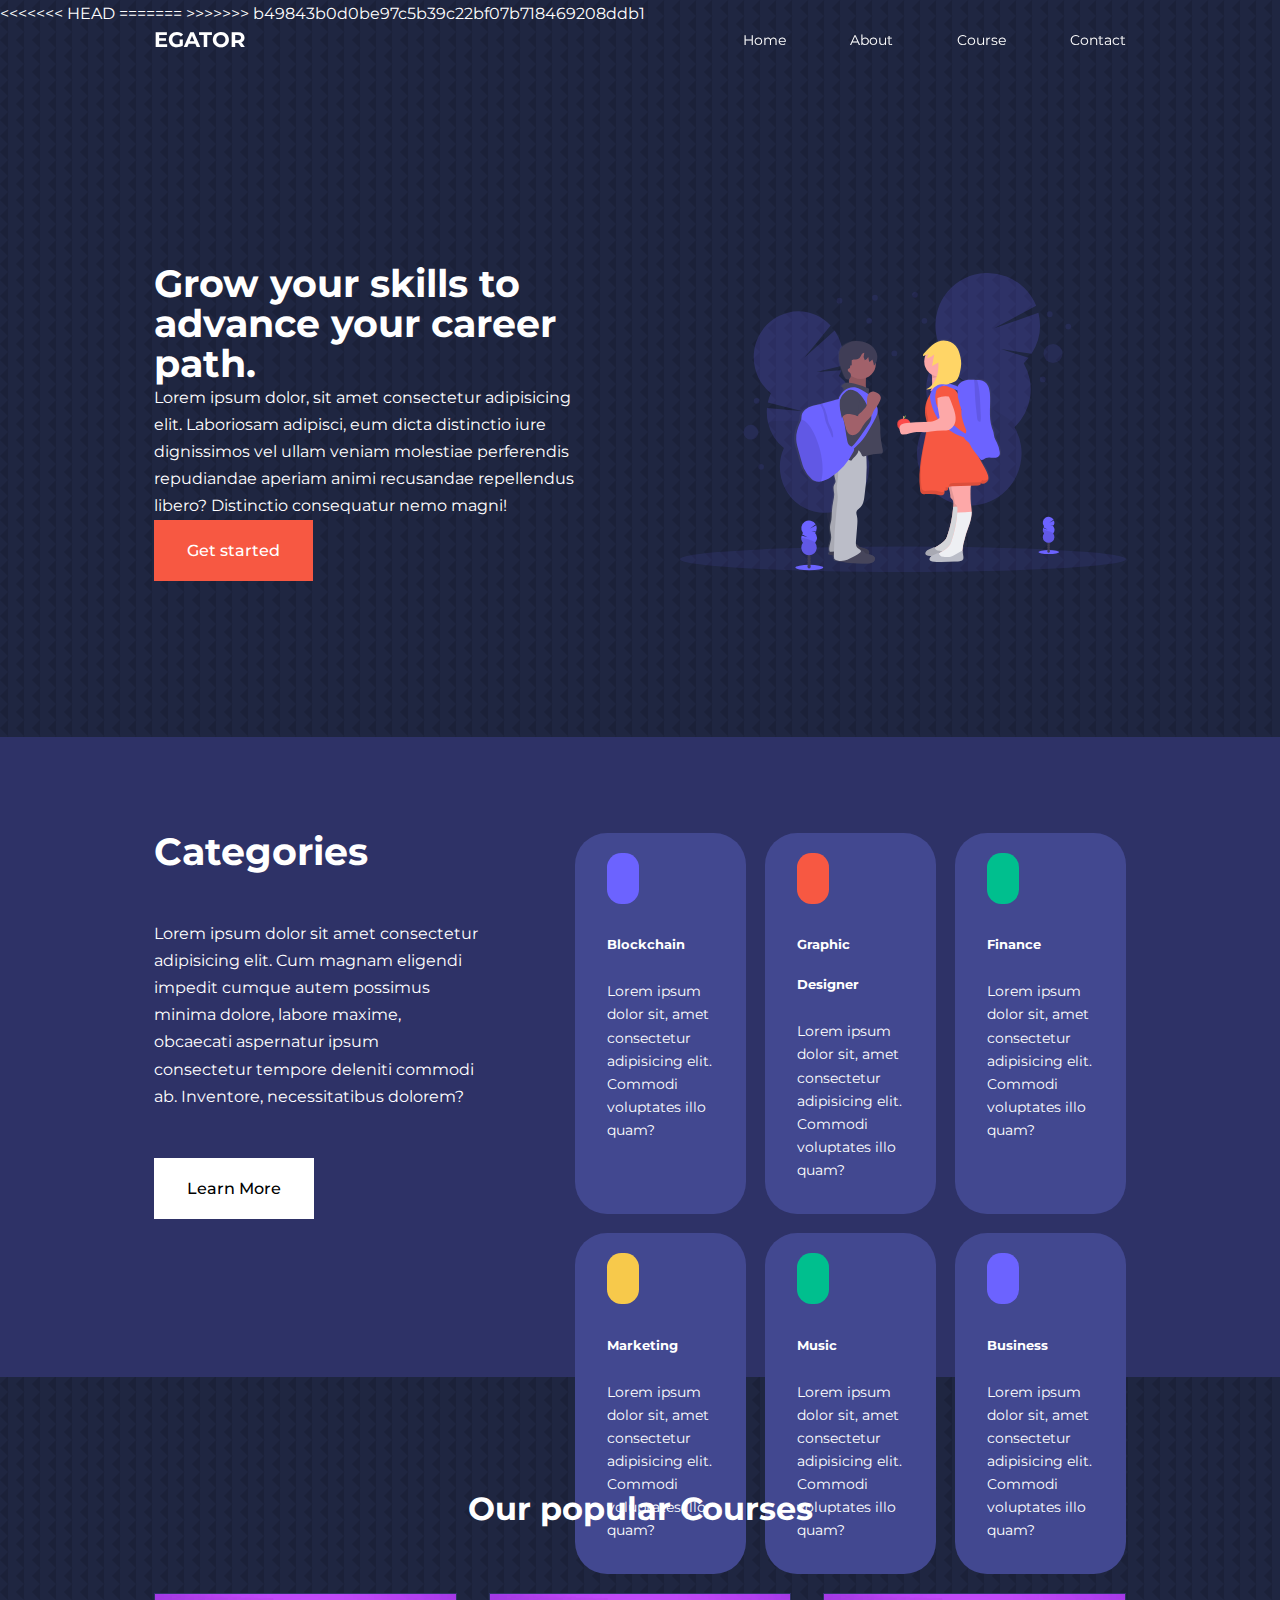
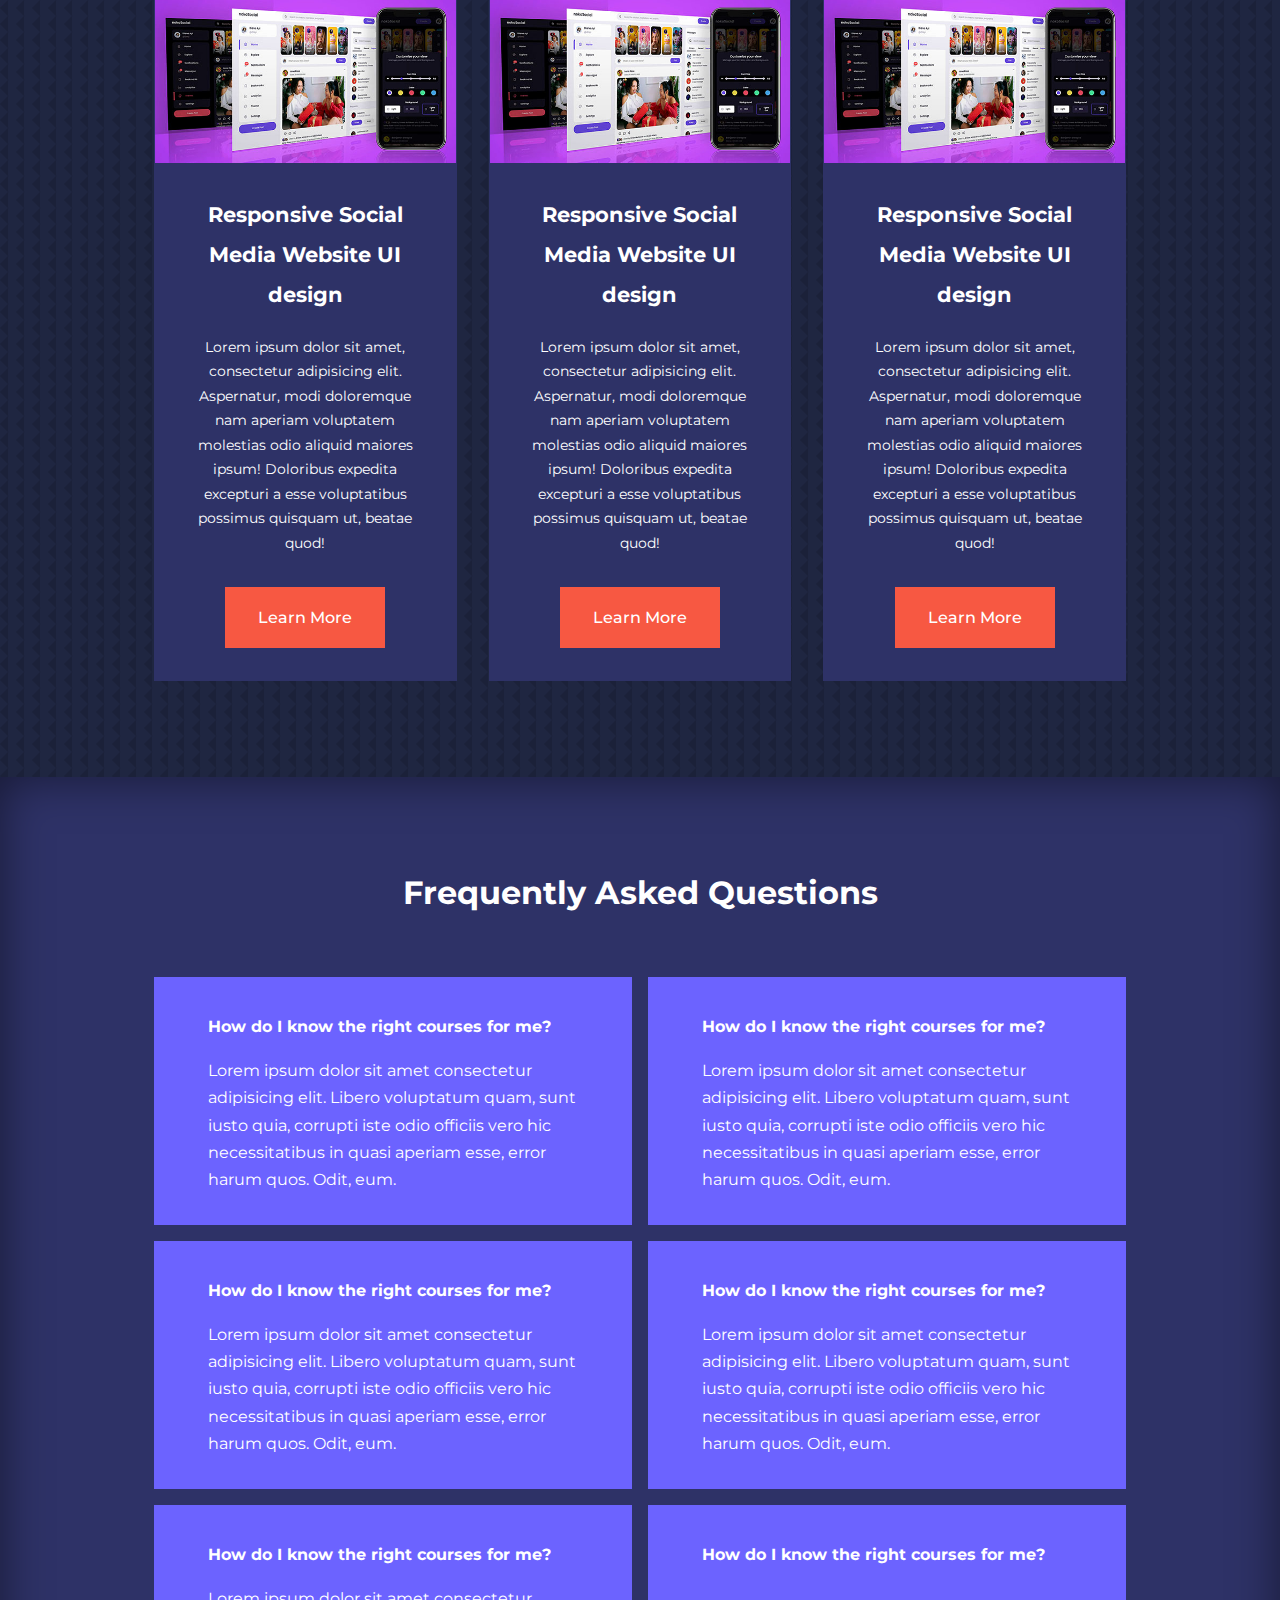
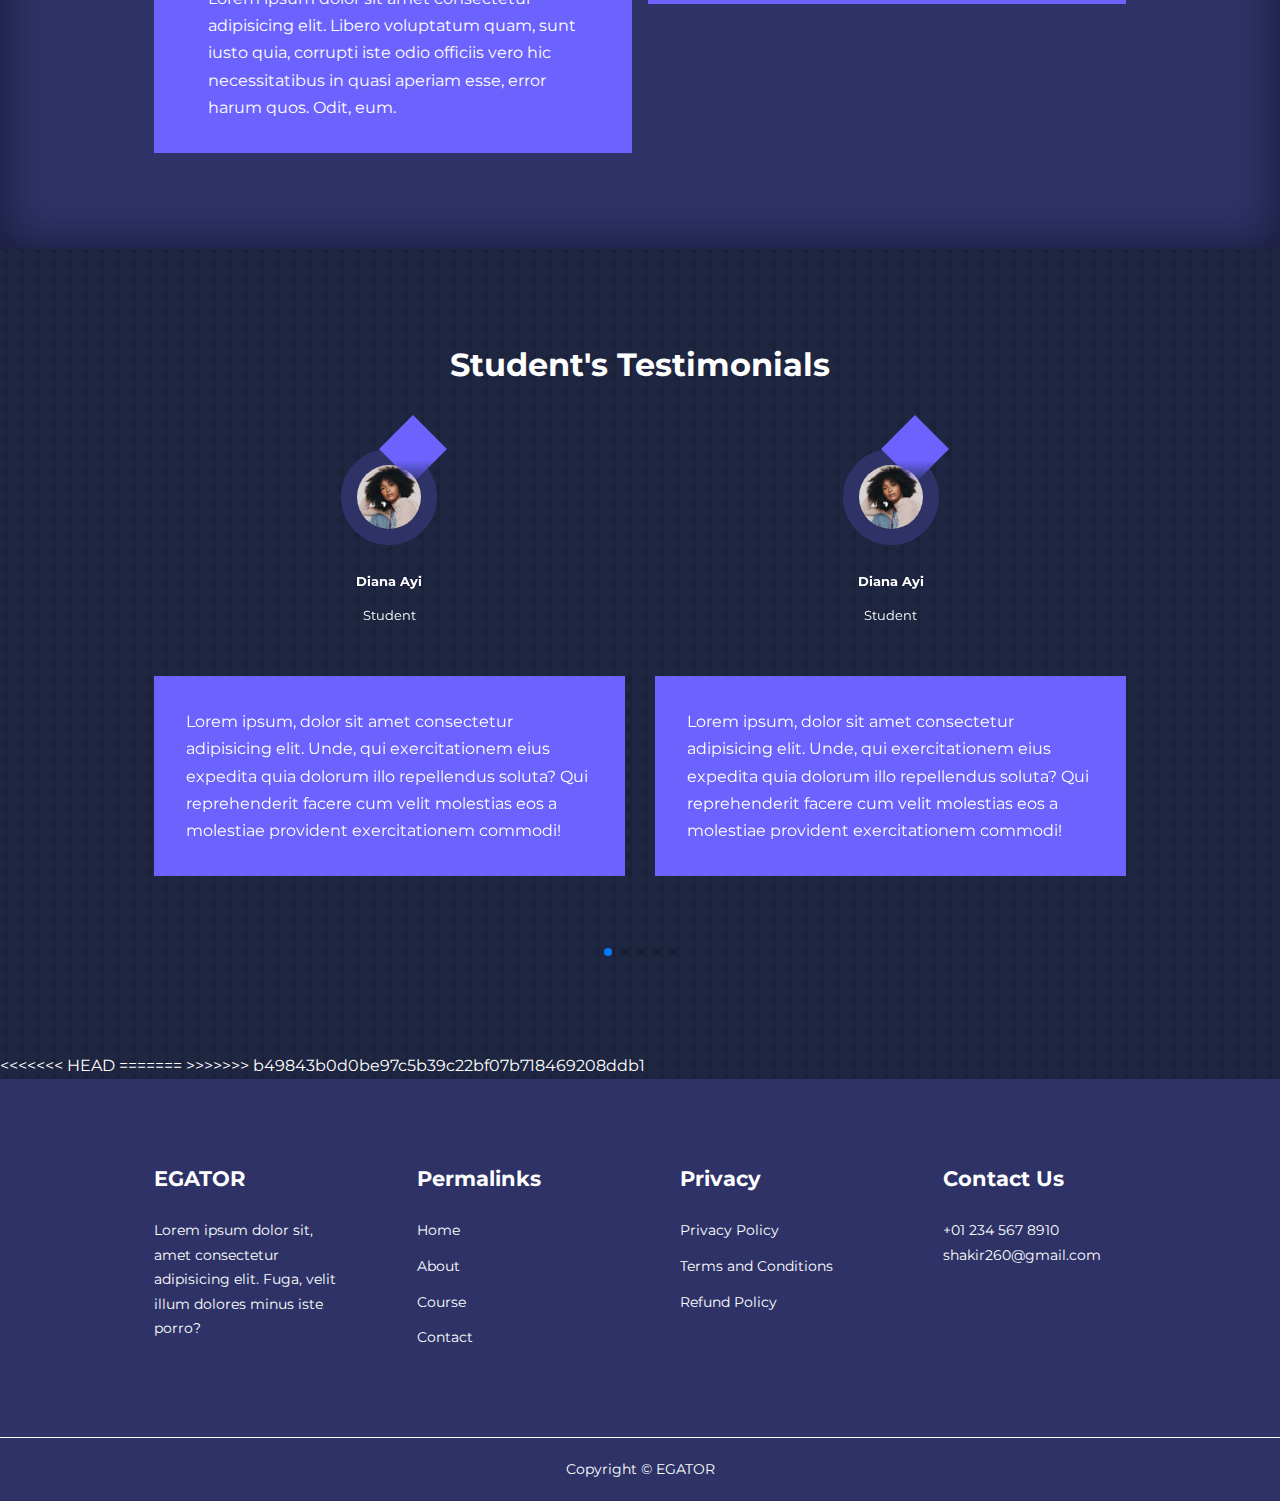
<file: index.html>
<!DOCTYPE html>
<html lang="en">

<head>
    <meta charset="UTF-8" />
    <meta http-equiv="X-UA-Compatible" content="IE=edge" />
    <meta name="viewport" content="width=device-width, initial-scale=1.0" />
    <title>Education</title>
    <link rel="stylesheet" href="./css/style.css" />
    <link rel="stylesheet" href="./css/courses.css">
    <!---ICONCOUT CDN-->
    <link rel="stylesheet" href="https://unicons.iconscout.com/release/v4.0.8/css/line.css" />
    <!-- GOOGLE FONT (MONTSERRAT)-->
    <link rel="preconnect" href="https://fonts.googleapis.com" />
    <link rel="preconnect" href="https://fonts.gstatic.com" crossorigin />
    <link href="https://fonts.googleapis.com/css2?family=DM+Sans&family=Montserrat:wght@300;400;500;600;700;800;900&display=swap" rel="stylesheet" />
    <!--SWIPER JS-->
    <link rel="stylesheet" href="https://cdn.jsdelivr.net/npm/swiper@9/swiper-bundle.min.css" />
    <<<<<<< HEAD <style>
        body { background-image: url(./images/bg-texture.png); }
        </style>
        ======= >>>>>>> b49843b0d0be97c5b39c22bf07b718469208ddb1
</head>

<body>
    <!-- START NAVBAR -->
    <nav>
        <div class="container nav__container">
            <a href="index.html">
                <h4>EGATOR</h4>
            </a>
            <ul class="nav__menu">
                <li>
                    <a href="index.html">Home</a>
                </li>
                <li>
                    <a href="about.html">About</a>
                </li>
                <li>
                    <a href="courses.html">Course</a>
                </li>
                <li>
                    <a href="contact.html">Contact</a>
                </li>
            </ul>
            <button id="open-menu-btn"><i class="uil uil-bars"></i></button>
            <button id="close-menu-btn"><i class="uil uil-multiply"></i></button>

        </div>
    </nav>
    <!--END NAVBAR-->

    <header>
        <div class="container header__container">
            <div class="header__left">
                <h1>Grow your skills to advance your career path.</h1>
                <p>
                    Lorem ipsum dolor, sit amet consectetur adipisicing elit. Laboriosam adipisci, eum dicta distinctio iure dignissimos vel ullam veniam molestiae perferendis repudiandae aperiam animi recusandae repellendus libero? Distinctio consequatur nemo magni!
                </p>
                <a href="courses.html" class="btn btn-primary">Get started</a>
            </div>
            <div class="header__right">
                <div class="header__right-image">
                    <img src="./images/header.svg" />
                </div>
            </div>
        </div>
    </header>
    <!--END HEADER-->
    <section class="categories">
        <div class="container categories__container">
            <div class="categories__left">
                <h1>Categories</h1>
                <p>
                    Lorem ipsum dolor sit amet consectetur adipisicing elit. Cum magnam eligendi impedit cumque autem possimus minima dolore, labore maxime, obcaecati aspernatur ipsum consectetur tempore deleniti commodi ab. Inventore, necessitatibus dolorem?
                </p>
                <a href="#" class="btn">Learn More</a>
            </div>
            <div class="categories__right">
                <article class="category">
                    <span class="category__icon"><i class="uil uil-bitcoin-circle"></i></span>
                    <h5>Blockchain</h5>
                    <p>
                        Lorem ipsum dolor sit, amet consectetur adipisicing elit. Commodi voluptates illo quam?
                    </p>
                </article>

                <article class="category">
                    <span class="category__icon"><i class="uil uil-palette"></i></span>
                    <h5>Graphic Designer</h5>
                    <p>
                        Lorem ipsum dolor sit, amet consectetur adipisicing elit. Commodi voluptates illo quam?
                    </p>
                    </span>
                </article>

                <article class="category">
                    <span class="category__icon"><i class="uil uil-usd-circle"></i></span>
                    <h5>Finance</h5>
                    <p>
                        Lorem ipsum dolor sit, amet consectetur adipisicing elit. Commodi voluptates illo quam?
                    </p>
                </article>

                <article class="category">
                    <span class="category__icon"><i class="uil uil-megaphone"></i></span>
                    <h5>Marketing</h5>
                    <p>
                        Lorem ipsum dolor sit, amet consectetur adipisicing elit. Commodi voluptates illo quam?
                    </p>
                </article>

                <article class="category">
                    <span class="category__icon"><i class="uil uil-music"></i></span>
                    <h5>Music</h5>
                    <p>
                        Lorem ipsum dolor sit, amet consectetur adipisicing elit. Commodi voluptates illo quam?
                    </p>
                </article>

                <article class="category">
                    <span class="category__icon"><i class="uil uil-puzzle-piece"></i
            ></span>
                    <h5>Business</h5>
                    <p>
                        Lorem ipsum dolor sit, amet consectetur adipisicing elit. Commodi voluptates illo quam?
                    </p>
                </article>
            </div>
        </div>
    </section>
    <!--END CATEGOIES-->
    <section class="courses">
        <h2>Our popular Courses</h2>
        <div class="container courses__container">
            <article class="course">
                <div class="course__image"><img src="./images/course1.jpg" alt=""></div>
                <div class="course__info">
                    <h4>Responsive Social Media Website UI design</h4>
                    <p>Lorem ipsum dolor sit amet, consectetur adipisicing elit. Aspernatur, modi doloremque nam aperiam voluptatem molestias odio aliquid maiores ipsum! Doloribus expedita excepturi a esse voluptatibus possimus quisquam ut, beatae quod!</p>
                    <a href="courses.html" class="btn btn-primary">Learn More</a></div>
            </article>

            <article class="course">
                <div class="course__image"><img src="./images/course1.jpg" alt=""></div>
                <div class="course__info">
                    <h4>Responsive Social Media Website UI design</h4>
                    <p>Lorem ipsum dolor sit amet, consectetur adipisicing elit. Aspernatur, modi doloremque nam aperiam voluptatem molestias odio aliquid maiores ipsum! Doloribus expedita excepturi a esse voluptatibus possimus quisquam ut, beatae quod!</p>
                    <a href="courses.html" class="btn btn-primary">Learn More</a></div>
            </article>

            <article class="course">
                <div class="course__image"><img src="./images/course1.jpg" alt=""></div>
                <div class="course__info">
                    <h4>Responsive Social Media Website UI design</h4>
                    <p>Lorem ipsum dolor sit amet, consectetur adipisicing elit. Aspernatur, modi doloremque nam aperiam voluptatem molestias odio aliquid maiores ipsum! Doloribus expedita excepturi a esse voluptatibus possimus quisquam ut, beatae quod!</p>
                    <a href="courses.html" class="btn btn-primary">Learn More</a></div>
            </article>

        </div>
    </section>

    <!---END COURSE-->
    <section class="faqs">
        <h2>Frequently Asked Questions </h2>
        <div class="container faqs__container">
            <article class="faq open">
                <div class="faq__icon"><i class="uil uil-plus"></i></div>
                <div class="question__answer">
                    <h4>How do I know the right courses for me?</h4>
                    <p>Lorem ipsum dolor sit amet consectetur adipisicing elit. Libero voluptatum quam, sunt iusto quia, corrupti iste odio officiis vero hic necessitatibus in quasi aperiam esse, error harum quos. Odit, eum.</p>
                </div>
            </article>

            <article class="faq open">
                <div class="faq__icon"><i class="uil uil-plus"></i></div>
                <div class="question__answer">
                    <h4>How do I know the right courses for me?</h4>
                    <p>Lorem ipsum dolor sit amet consectetur adipisicing elit. Libero voluptatum quam, sunt iusto quia, corrupti iste odio officiis vero hic necessitatibus in quasi aperiam esse, error harum quos. Odit, eum.</p>
                </div>
            </article>

            <article class="faq open">
                <div class="faq__icon"><i class="uil uil-plus"></i></div>
                <div class="question__answer">
                    <h4>How do I know the right courses for me?</h4>
                    <p>Lorem ipsum dolor sit amet consectetur adipisicing elit. Libero voluptatum quam, sunt iusto quia, corrupti iste odio officiis vero hic necessitatibus in quasi aperiam esse, error harum quos. Odit, eum.</p>
                </div>
            </article>

            <article class="faq open">
                <div class="faq__icon"><i class="uil uil-plus"></i></div>
                <div class="question__answer">
                    <h4>How do I know the right courses for me?</h4>
                    <p>Lorem ipsum dolor sit amet consectetur adipisicing elit. Libero voluptatum quam, sunt iusto quia, corrupti iste odio officiis vero hic necessitatibus in quasi aperiam esse, error harum quos. Odit, eum.</p>
                </div>
            </article>

            <article class="faq open">
                <div class="faq__icon"><i class="uil uil-plus"></i></div>
                <div class="question__answer">
                    <h4>How do I know the right courses for me?</h4>
                    <p>Lorem ipsum dolor sit amet consectetur adipisicing elit. Libero voluptatum quam, sunt iusto quia, corrupti iste odio officiis vero hic necessitatibus in quasi aperiam esse, error harum quos. Odit, eum.</p>
                </div>
            </article>

            <article class="faq">
                <div class="faq__icon"><i class="uil uil-plus"></i></div>
                <div class="question__answer">
                    <h4>How do I know the right courses for me?</h4>
                    <p>Lorem ipsum dolor sit amet consectetur adipisicing elit. Libero voluptatum quam, sunt iusto quia, corrupti iste odio officiis vero hic necessitatibus in quasi aperiam esse, error harum quos. Odit, eum.</p>
                </div>
            </article>

        </div>
    </section>

    <!--END FAQ-->

    <section class="container testimonials__container mySwiper">
        <h2>Student's Testimonials</h2>
        <div class="swiper-wrapper">
            <article class="testimonial swiper-slide">
                <div class="avatar"><img src="./images/avatar1.jpg"></div>
                <div class="testimonial__info">
                    <h5>Diana Ayi</h5>
                    <small>Student</small>
                </div>
                <div class="testimonial__body">
                    <p>Lorem ipsum, dolor sit amet consectetur adipisicing elit. Unde, qui exercitationem eius expedita quia dolorum illo repellendus soluta? Qui reprehenderit facere cum velit molestias eos a molestiae provident exercitationem commodi!</p>
                </div>
            </article>

            <article class="testimonial swiper-slide">
                <div class="avatar"><img src="./images/avatar1.jpg"></div>
                <div class="testimonial__info">
                    <h5>Diana Ayi</h5>
                    <small>Student</small>
                </div>
                <div class="testimonial__body">
                    <p>Lorem ipsum, dolor sit amet consectetur adipisicing elit. Unde, qui exercitationem eius expedita quia dolorum illo repellendus soluta? Qui reprehenderit facere cum velit molestias eos a molestiae provident exercitationem commodi!</p>
                </div>
            </article>

            <article class="testimonial swiper-slide">
                <div class="avatar"><img src="./images/avatar1.jpg"></div>
                <div class="testimonial__info">
                    <h5>Diana Ayi</h5>
                    <small>Student</small>
                </div>
                <div class="testimonial__body">
                    <p>Lorem ipsum, dolor sit amet consectetur adipisicing elit. Unde, qui exercitationem eius expedita quia dolorum illo repellendus soluta? Qui reprehenderit facere cum velit molestias eos a molestiae provident exercitationem commodi!</p>
                </div>
            </article>

            <article class="testimonial swiper-slide">
                <div class="avatar"><img src="./images/avatar1.jpg"></div>
                <div class="testimonial__info">
                    <h5>Diana Ayi</h5>
                    <small>Student</small>
                </div>
                <div class="testimonial__body">
                    <p>Lorem ipsum, dolor sit amet consectetur adipisicing elit. Unde, qui exercitationem eius expedita quia dolorum illo repellendus soluta? Qui reprehenderit facere cum velit molestias eos a molestiae provident exercitationem commodi!</p>
                </div>
            </article>

            <article class="testimonial swiper-slide">
                <div class="avatar"><img src="./images/avatar1.jpg"></div>
                <div class="testimonial__info">
                    <h5>Diana Ayi</h5>
                    <small>Student</small>
                </div>
                <div class="testimonial__body">
                    <p>Lorem ipsum, dolor sit amet consectetur adipisicing elit. Unde, qui exercitationem eius expedita quia dolorum illo repellendus soluta? Qui reprehenderit facere cum velit molestias eos a molestiae provident exercitationem commodi!</p>
                </div>
            </article>

            <article class="testimonial swiper-slide">
                <div class="avatar"><img src="./images/avatar1.jpg"></div>
                <div class="testimonial__info">
                    <h5>Diana Ayi</h5>
                    <small>Student</small>
                </div>
                <div class="testimonial__body">
                    <p>Lorem ipsum, dolor sit amet consectetur adipisicing elit. Unde, qui exercitationem eius expedita quia dolorum illo repellendus soluta? Qui reprehenderit facere cum velit molestias eos a molestiae provident exercitationem commodi!</p>
                </div>
            </article>
        </div>
        <div class="swiper-pagination"></div>
    </section>

    <<<<<<< HEAD <!--FOOTER-->
        ======= >>>>>>> b49843b0d0be97c5b39c22bf07b718469208ddb1
        <footer class="footer">
            <div class="container footer__container">
                <div class="footer__1">
                    <a href="index.html" class="footer__logo">
                        <h4>EGATOR</h4>
                    </a>
                    <p>Lorem ipsum dolor sit, amet consectetur adipisicing elit. Fuga, velit illum dolores minus iste porro?</p>
                </div>

                <div class="footer__2">
                    <h4>Permalinks</h4>
                    <ul class="permalinks">
                        <li>
                            <a href="index.html">Home</a>

                        </li>
                        <li>
                            <a href="about.html">About</a>
                        </li>
                        <li>
                            <a href="coures.html">Course</a>
                        </li>
                        <li>
                            <a href="contact.html">Contact</a>
                        </li>
                    </ul>
                </div>

                <div class="footer__3">
                    <h4>Privacy</h4>
                    <ul class="privacy">
                        <li>
                            <a href="#">Privacy Policy</a>
                        </li>
                        <li>
                            <a href="#">Terms and Conditions</a>
                        </li>
                        <li>
                            <a href="#">Refund Policy</a>
                        </li>
                    </ul>
                </div>

                <div class="footer__4">
                    <h4>Contact Us</h4>
                    <div>
                        <p>+01 234 567 8910</p>
                        <p>shakir260@gmail.com</p>
                    </div>

                    <ul class="footer__socials">
                        <li>
                            <a href="#"><i class="uil uil-facebook-f"></i></a>

                        </li>
                        <li>
                            <a href="#"><i class="uil uil-instagram-alt"></i></a>
                        </li>
                        <li>
                            <a href="#"><i class="uil uil-twitter"></i></a>
                        </li>
                        <li>
                            <a href="#"><i class="uil uil-linkedin-alt"></i></a>
                        </li>
                    </ul>
                </div>
            </div>
            <div class="footer__copyright">Copyright &copy; EGATOR<small></small></div>
        </footer>

        <script src="https://cdn.jsdelivr.net/npm/swiper@9/swiper-bundle.min.js"></script>
        <script src="./main.js"></script>
        <script>
            var swiper = new Swiper(".mySwiper", {
                slidesPerView: 1,
                spaceBetween: 30,
                pagination: {
                    el: ".swiper-pagination",
                    clickable: true,
                },
                // when window width is >=600px
                breakpoints: {
                    600: {
                        slidesPerView: 2
                    }
                }
            });
        </script>
</body>

</html>
</file>
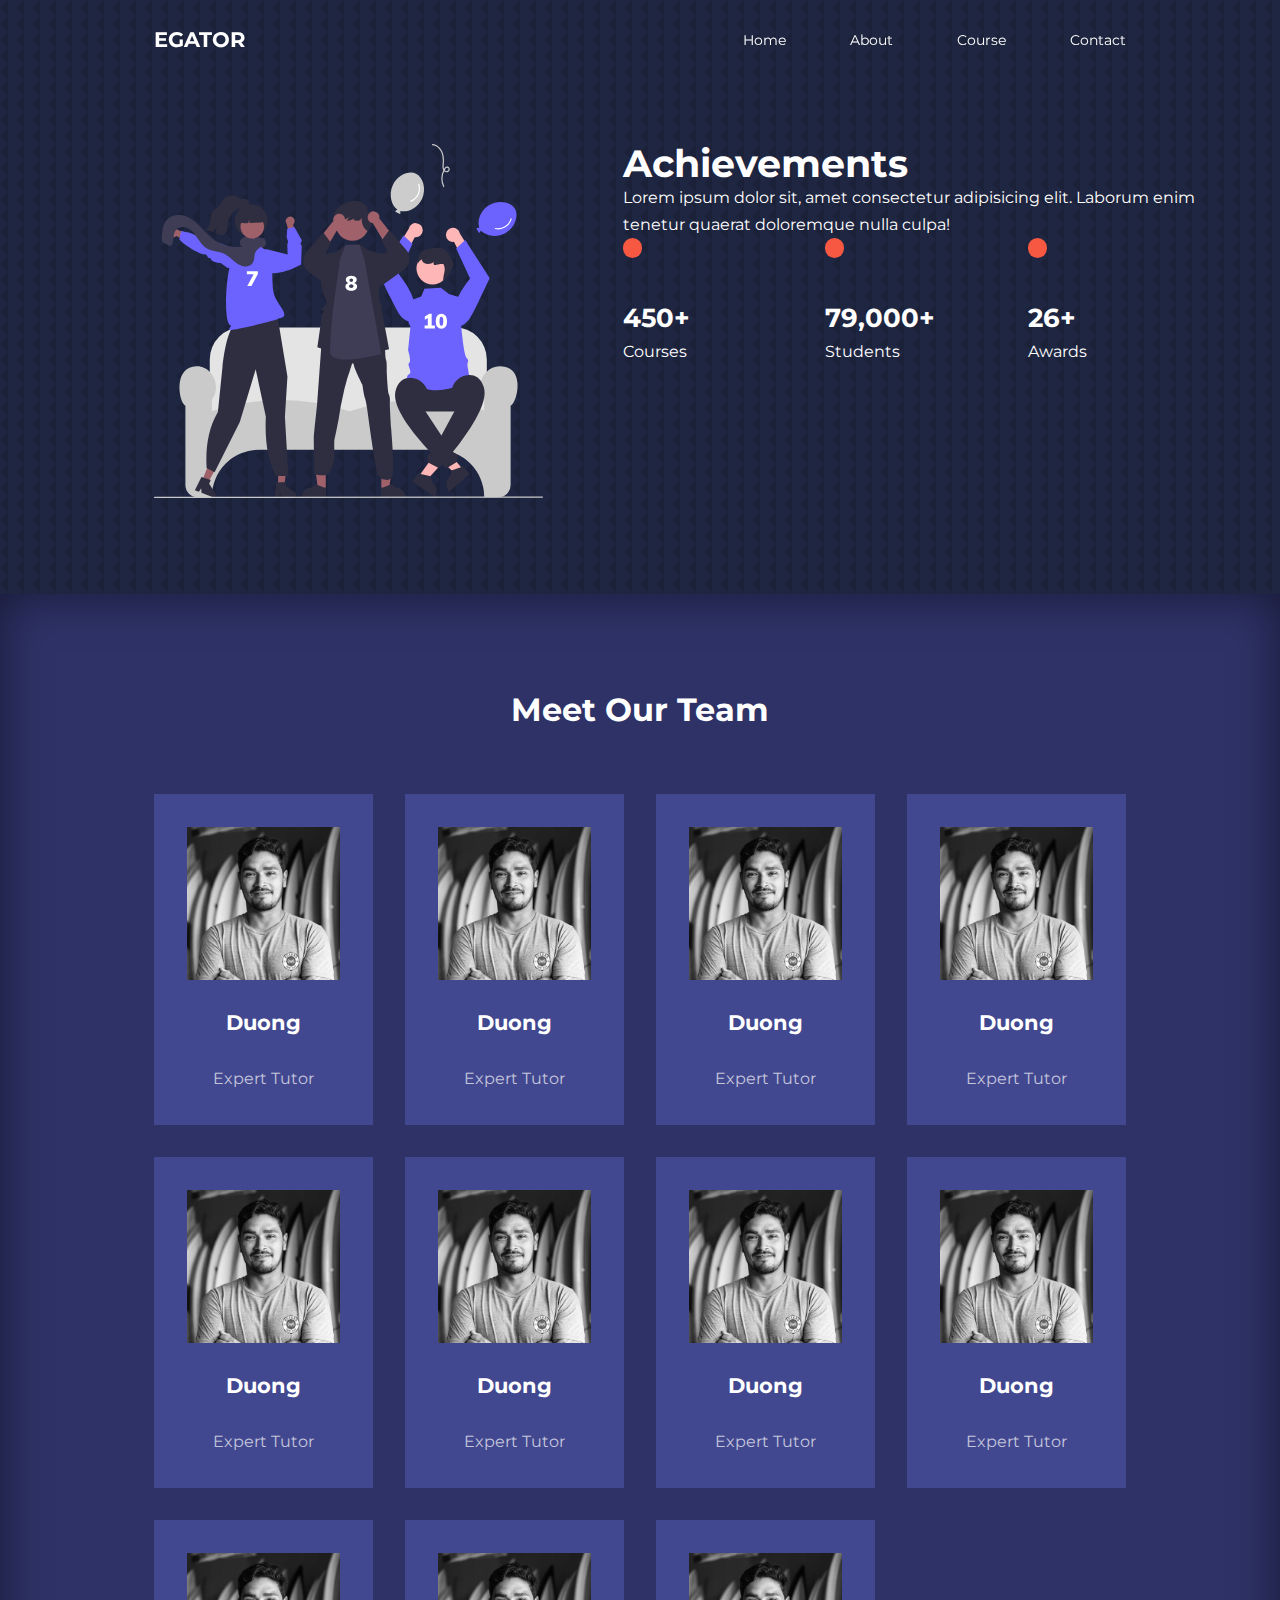
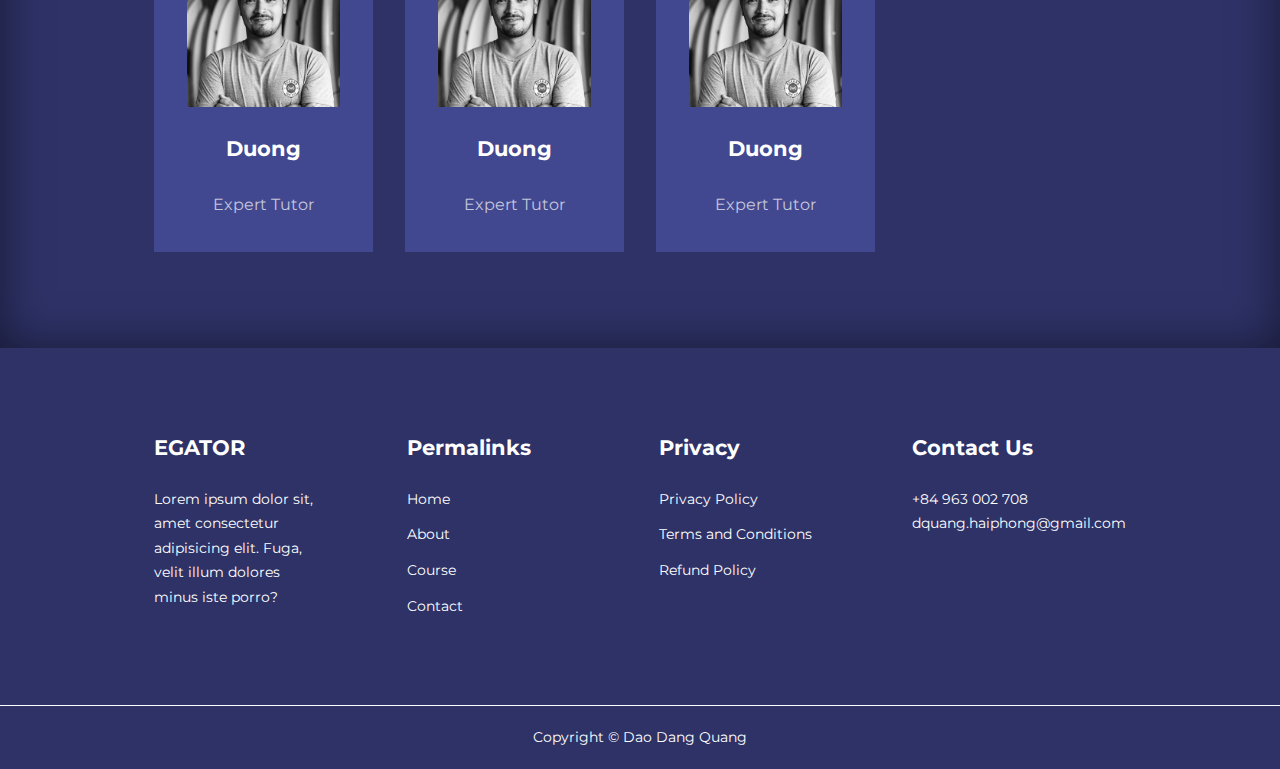
<file: about.html>
<!DOCTYPE html>
<html lang="en">
  <head>
    <meta charset="UTF-8" />
    <meta http-equiv="X-UA-Compatible" content="IE=edge" />
    <meta name="viewport" content="width=device-width, initial-scale=1.0" />
    <title>About</title>
    <!--LINK CSS-->
    <link rel="stylesheet" href="./css/style.css" />
    <link rel="stylesheet" href="./css/about.css" />
    <!---ICONCOUT CDN-->
    <link
      rel="stylesheet"
      href="https://unicons.iconscout.com/release/v4.0.8/css/line.css"
    />
    <!-- GOOGLE FONT (MONTSERRAT)-->
    <link rel="preconnect" href="https://fonts.googleapis.com" />
    <link rel="preconnect" href="https://fonts.gstatic.com" crossorigin />
    <link
      href="https://fonts.googleapis.com/css2?family=DM+Sans&family=Montserrat:wght@300;400;500;600;700;800;900&display=swap"
      rel="stylesheet"
    />

    <style>
      body {
        background-image: url(./images/bg-texture.png);
      }
    </style>
  </head>

  <body>
    <!-- START NAVBAR -->
    <nav>
      <div class="container nav__container">
        <a href="index.html">
          <h4>EGATOR</h4>
        </a>
        <ul class="nav__menu">
          <li>
            <a href="index.html">Home</a>
          </li>
          <li>
            <a href="about.html">About</a>
          </li>
          <li>
            <a href="courses.html">Course</a>
          </li>
          <li>
            <a href="contact.html">Contact</a>
          </li>
        </ul>
        <button id="open-menu-btn"><i class="uil uil-bars"></i></button>
        <button id="close-menu-btn"><i class="uil uil-multiply"></i></button>
      </div>
    </nav>
    <!--END NAVBAR-->

    <section class="about__achievements">
      <div class="container about__achievements-container">
        <div class="about__achievements-left">
          <img src="./images/about achievements.svg" />
        </div>
        <div class="about__achievements-right">
          <h1>Achievements</h1>
          <p>
            Lorem ipsum dolor sit, amet consectetur adipisicing elit. Laborum
            enim tenetur quaerat doloremque nulla culpa!
          </p>
          <div class="achievements__cards">
            <article class="article__card">
              <span class="achievement__icon"
                ><i class="uil uil-video"></i
              ></span>
              <h3>450+</h3>
              <p>Courses</p>
            </article>

            <article class="article__card">
              <span class="achievement__icon"
                ><i class="uil uil-user"></i
              ></span>
              <h3>79,000+</h3>
              <p>Students</p>
            </article>

            <article class="article__card">
              <span class="achievement__icon"
                ><i class="uil uil-trophy"></i
              ></span>
              <h3>26+</h3>
              <p>Awards</p>
            </article>
          </div>
        </div>
      </div>
    </section>
    <!--END ACHIEVEMENT-->

    <section class="team">
      <h2>Meet Our Team</h2>
      <div class="container team__container">
        <article class="team__member">
          <div class="team__member-image"><img src="./images/tm1.jpg" /></div>
          <div class="team__member-info">
            <h4>Duong</h4>
            <p>Expert Tutor</p>
          </div>
          <div class="team__member-socials">
            <a href="#" target="_blank"><i class="uil uil-instagram"></i></a>
            <a href="#" target="_blank"><i class="uil uil-twitter-alt"></i></a>
            <a href="#" target="_blank"><i class="uil uil-linkedin-alt"></i></a>
          </div>
        </article>

        <article class="team__member">
          <div class="team__member-image"><img src="./images/tm1.jpg" /></div>
          <div class="team__member-info">
            <h4>Duong</h4>
            <p>Expert Tutor</p>
          </div>
          <div class="team__member-socials">
            <a href="#" target="_blank"><i class="uil uil-instagram"></i></a>
            <a href="#" target="_blank"><i class="uil uil-twitter-alt"></i></a>
            <a href="#" target="_blank"><i class="uil uil-linkedin-alt"></i></a>
          </div>
        </article>

        <article class="team__member">
          <div class="team__member-image"><img src="./images/tm1.jpg" /></div>
          <div class="team__member-info">
            <h4>Duong</h4>
            <p>Expert Tutor</p>
          </div>
          <div class="team__member-socials">
            <a href="#" target="_blank"><i class="uil uil-instagram"></i></a>
            <a href="#" target="_blank"><i class="uil uil-twitter-alt"></i></a>
            <a href="#" target="_blank"><i class="uil uil-linkedin-alt"></i></a>
          </div>
        </article>

        <article class="team__member">
          <div class="team__member-image"><img src="./images/tm1.jpg" /></div>
          <div class="team__member-info">
            <h4>Duong</h4>
            <p>Expert Tutor</p>
          </div>
          <div class="team__member-socials">
            <a href="#" target="_blank"><i class="uil uil-instagram"></i></a>
            <a href="#" target="_blank"><i class="uil uil-twitter-alt"></i></a>
            <a href="#" target="_blank"><i class="uil uil-linkedin-alt"></i></a>
          </div>
        </article>

        <article class="team__member">
          <div class="team__member-image"><img src="./images/tm1.jpg" /></div>
          <div class="team__member-info">
            <h4>Duong</h4>
            <p>Expert Tutor</p>
          </div>
          <div class="team__member-socials">
            <a href="#" target="_blank"><i class="uil uil-instagram"></i></a>
            <a href="#" target="_blank"><i class="uil uil-twitter-alt"></i></a>
            <a href="#" target="_blank"><i class="uil uil-linkedin-alt"></i></a>
          </div>
        </article>

        <article class="team__member">
          <div class="team__member-image"><img src="./images/tm1.jpg" /></div>
          <div class="team__member-info">
            <h4>Duong</h4>
            <p>Expert Tutor</p>
          </div>
          <div class="team__member-socials">
            <a href="#" target="_blank"><i class="uil uil-instagram"></i></a>
            <a href="#" target="_blank"><i class="uil uil-twitter-alt"></i></a>
            <a href="#" target="_blank"><i class="uil uil-linkedin-alt"></i></a>
          </div>
        </article>

        <article class="team__member">
          <div class="team__member-image"><img src="./images/tm1.jpg" /></div>
          <div class="team__member-info">
            <h4>Duong</h4>
            <p>Expert Tutor</p>
          </div>
          <div class="team__member-socials">
            <a href="#" target="_blank"><i class="uil uil-instagram"></i></a>
            <a href="#" target="_blank"><i class="uil uil-twitter-alt"></i></a>
            <a href="#" target="_blank"><i class="uil uil-linkedin-alt"></i></a>
          </div>
        </article>

        <article class="team__member">
          <div class="team__member-image"><img src="./images/tm1.jpg" /></div>
          <div class="team__member-info">
            <h4>Duong</h4>
            <p>Expert Tutor</p>
          </div>
          <div class="team__member-socials">
            <a href="#" target="_blank"><i class="uil uil-instagram"></i></a>
            <a href="#" target="_blank"><i class="uil uil-twitter-alt"></i></a>
            <a href="#" target="_blank"><i class="uil uil-linkedin-alt"></i></a>
          </div>
        </article>

        <article class="team__member">
          <div class="team__member-image"><img src="./images/tm1.jpg" /></div>
          <div class="team__member-info">
            <h4>Duong</h4>
            <p>Expert Tutor</p>
          </div>
          <div class="team__member-socials">
            <a href="#" target="_blank"><i class="uil uil-instagram"></i></a>
            <a href="#" target="_blank"><i class="uil uil-twitter-alt"></i></a>
            <a href="#" target="_blank"><i class="uil uil-linkedin-alt"></i></a>
          </div>
        </article>

        <article class="team__member">
          <div class="team__member-image"><img src="./images/tm1.jpg" /></div>
          <div class="team__member-info">
            <h4>Duong</h4>
            <p>Expert Tutor</p>
          </div>
          <div class="team__member-socials">
            <a href="#" target="_blank"><i class="uil uil-instagram"></i></a>
            <a href="#" target="_blank"><i class="uil uil-twitter-alt"></i></a>
            <a href="#" target="_blank"><i class="uil uil-linkedin-alt"></i></a>
          </div>
        </article>

        <article class="team__member">
          <div class="team__member-image"><img src="./images/tm1.jpg" /></div>
          <div class="team__member-info">
            <h4>Duong</h4>
            <p>Expert Tutor</p>
          </div>
          <div class="team__member-socials">
            <a href="#" target="_blank"><i class="uil uil-instagram"></i></a>
            <a href="#" target="_blank"><i class="uil uil-twitter-alt"></i></a>
            <a href="#" target="_blank"><i class="uil uil-linkedin-alt"></i></a>
          </div>
        </article>
      </div>
    </section>
    <!--END TEAM-->

    <footer class="footer">
      <div class="container footer__container">
        <div class="footer__1">
          <a href="index.html" class="footer__logo">
            <h4>EGATOR</h4>
          </a>
          <p>
            Lorem ipsum dolor sit, amet consectetur adipisicing elit. Fuga,
            velit illum dolores minus iste porro?
          </p>
        </div>

        <div class="footer__2">
          <h4>Permalinks</h4>
          <ul class="permalinks">
            <li>
              <a href="index.html">Home</a>
            </li>
            <li>
              <a href="about.html">About</a>
            </li>
            <li>
              <a href="coures.html">Course</a>
            </li>
            <li>
              <a href="contact.html">Contact</a>
            </li>
          </ul>
        </div>

        <div class="footer__3">
          <h4>Privacy</h4>
          <ul class="privacy">
            <li>
              <a href="#">Privacy Policy</a>
            </li>
            <li>
              <a href="#">Terms and Conditions</a>
            </li>
            <li>
              <a href="#">Refund Policy</a>
            </li>
          </ul>
        </div>

        <div class="footer__4">
          <h4>Contact Us</h4>
          <div>
            <p>+84 963 002 708</p>
            <p>dquang.haiphong@gmail.com</p>
          </div>

          <ul class="footer__socials">
            <li>
              <a href="#"><i class="uil uil-facebook-f"></i></a>
            </li>
            <li>
              <a href="#"><i class="uil uil-instagram-alt"></i></a>
            </li>
            <li>
              <a href="#"><i class="uil uil-twitter"></i></a>
            </li>
            <li>
              <a href="#"><i class="uil uil-linkedin-alt"></i></a>
            </li>
          </ul>
        </div>
      </div>
      <div class="footer__copyright">
        Copyright &copy; Dao Dang Quang<small></small>
      </div>
    </footer>
    <script src="main.js"></script>
  </body>
</html>
</file>
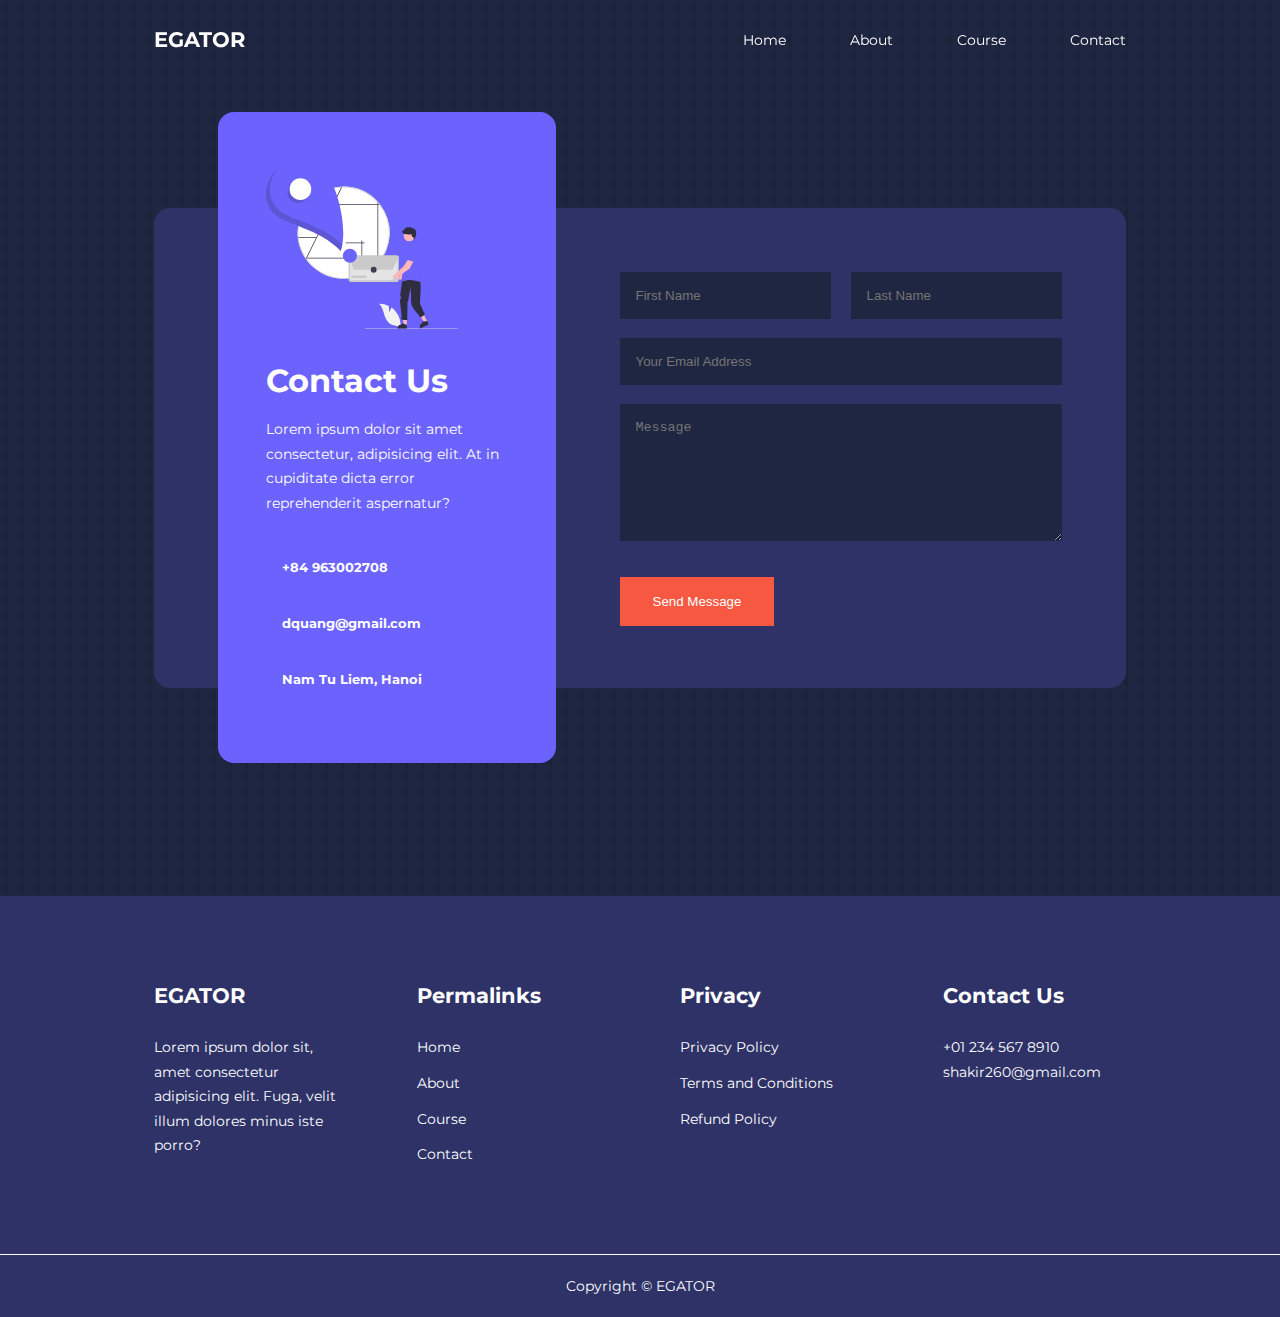
<file: contact.html>
<!DOCTYPE html>
<html lang="en">
  <head>
    <meta charset="UTF-8" />
    <meta http-equiv="X-UA-Compatible" content="IE=edge" />
    <meta name="viewport" content="width=device-width, initial-scale=1.0" />
    <title>Contact</title>
    <link rel="stylesheet" href="./css/style.css" />
    <link rel="stylesheet" href="./css/contact.css" />
    <!---ICONCOUT CDN-->
    <link
      rel="stylesheet"
      href="https://unicons.iconscout.com/release/v4.0.8/css/line.css"
    />
    <!-- GOOGLE FONT (MONTSERRAT)-->
    <link rel="preconnect" href="https://fonts.googleapis.com" />
    <link rel="preconnect" href="https://fonts.gstatic.com" crossorigin />
    <link
      href="https://fonts.googleapis.com/css2?family=DM+Sans&family=Montserrat:wght@300;400;500;600;700;800;900&display=swap"
      rel="stylesheet"
    />
    <style>
      body {
        background-image: url(./images/bg-texture.png);
      }
    </style>
  </head>

  <body>
    <!-- START NAVBAR -->
    <nav>
      <div class="container nav__container">
        <a href="index.html">
          <h4>EGATOR</h4>
        </a>
        <ul class="nav__menu">
          <li>
            <a href="index.html">Home</a>
          </li>
          <li>
            <a href="about.html">About</a>
          </li>
          <li>
            <a href="courses.html">Course</a>
          </li>
          <li>
            <a href="contact.html">Contact</a>
          </li>
        </ul>
        <button id="open-menu-btn"><i class="uil uil-bars"></i></button>
        <button id="close-menu-btn"><i class="uil uil-multiply"></i></button>
      </div>
    </nav>
    <!--END NAVBAR-->

    <section class="contact">
      <div class="container contact__container">
        <aside class="contact__aside">
          <div class="aside__image"><img src="./images/contact.svg" /></div>
          <h2>Contact Us</h2>
          <p>
            Lorem ipsum dolor sit amet consectetur, adipisicing elit. At in
            cupiditate dicta error reprehenderit aspernatur?
          </p>
          <ul class="contact__details">
            <li>
              <i class="uil uil-phone-times"></i>
              <h5>+84 963002708</h5>
            </li>
            <li>
              <i class="uil uil-envelope"></i>
              <h5>dquang@gmail.com</h5>
            </li>
            <li>
              <i class="uil uil-location-point"></i>
              <h5>Nam Tu Liem, Hanoi</h5>
            </li>
          </ul>
        </aside>
        <form
          action="https://formspree.io/f/xlekylqd"
          method="post"
          class="contact__form"
        >
          <div class="form__name">
            <input
              type="text"
              name="First-name"
              placeholder="First Name"
              required
            />
            <input
              type="text"
              name="Last Name"
              placeholder="Last Name"
              required
            />
          </div>
          <input
            type="email"
            name="Email Address"
            placeholder="Your Email Address"
            required
          />
          <textarea
            name="Message"
            rows="7"
            placeholder="Message"
            required
          ></textarea>
          <button type="submit" class="btn btn-primary">Send Message</button>
        </form>
      </div>
    </section>

    <!--FOOTER-->
    <footer class="footer">
      <div class="container footer__container">
        <div class="footer__1">
          <a href="index.html " class="footer__logo">
            <h4>EGATOR</h4>
          </a>
          <p>
            Lorem ipsum dolor sit, amet consectetur adipisicing elit. Fuga,
            velit illum dolores minus iste porro?
          </p>
        </div>

        <div class="footer__2">
          <h4>Permalinks</h4>
          <ul class="permalinks">
            <li>
              <a href="index.html ">Home</a>
            </li>
            <li>
              <a href="about.html ">About</a>
            </li>
            <li>
              <a href="coures.html ">Course</a>
            </li>
            <li>
              <a href="contact.html ">Contact</a>
            </li>
          </ul>
        </div>

        <div class="footer__3">
          <h4>Privacy</h4>
          <ul class="privacy">
            <li>
              <a href="# ">Privacy Policy</a>
            </li>
            <li>
              <a href="# ">Terms and Conditions</a>
            </li>
            <li>
              <a href="# ">Refund Policy</a>
            </li>
          </ul>
        </div>

        <div class="footer__4">
          <h4>Contact Us</h4>
          <div>
            <p>+01 234 567 8910</p>
            <p>shakir260@gmail.com</p>
          </div>

          <ul class="footer__socials">
            <li>
              <a href="# "><i class="uil uil-facebook-f"></i></a>
            </li>
            <li>
              <a href="# "><i class="uil uil-instagram-alt"></i></a>
            </li>
            <li>
              <a href="# "><i class="uil uil-twitter"></i></a>
            </li>
            <li>
              <a href="# "><i class="uil uil-linkedin-alt"></i></a>
            </li>
          </ul>
        </div>
      </div>
      <div class="footer__copyright">
        Copyright &copy; EGATOR<small></small>
      </div>
    </footer>

    <script src="./main.js "></script>
  </body>
</html>
</file>
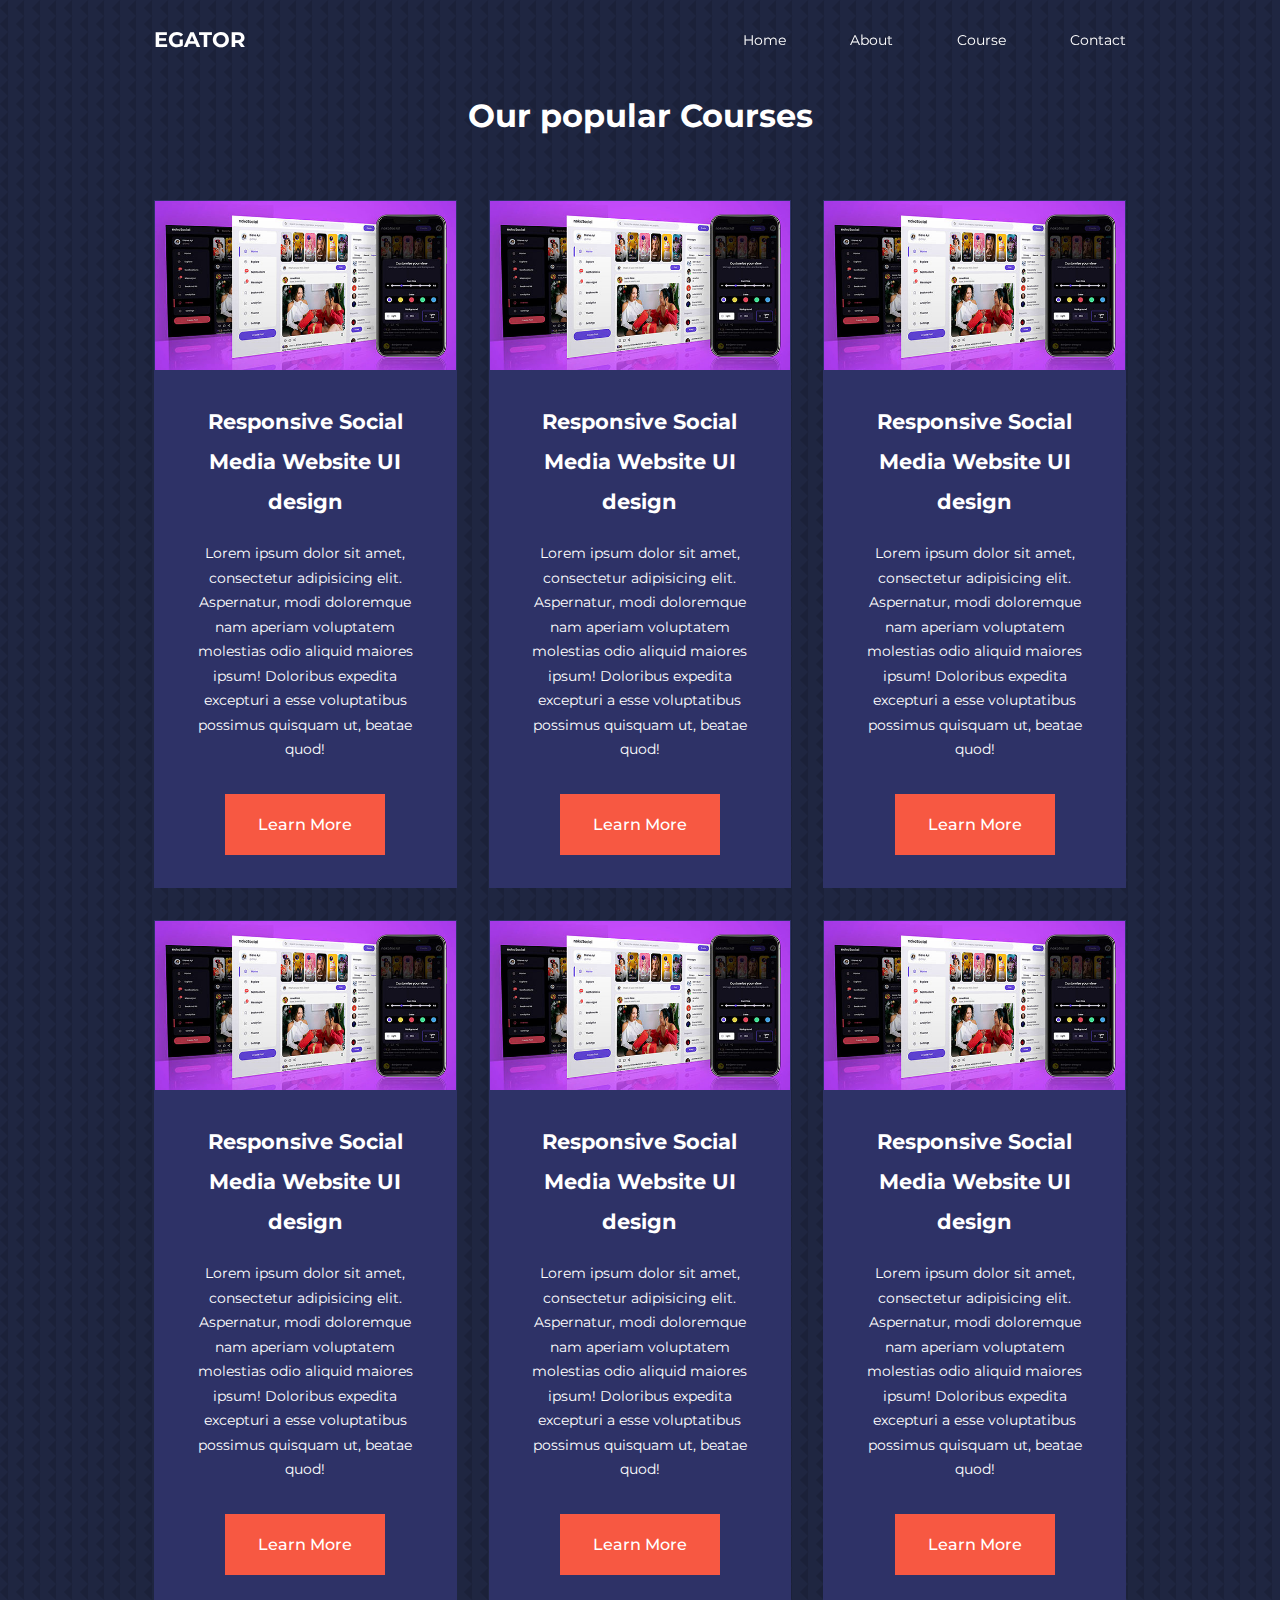
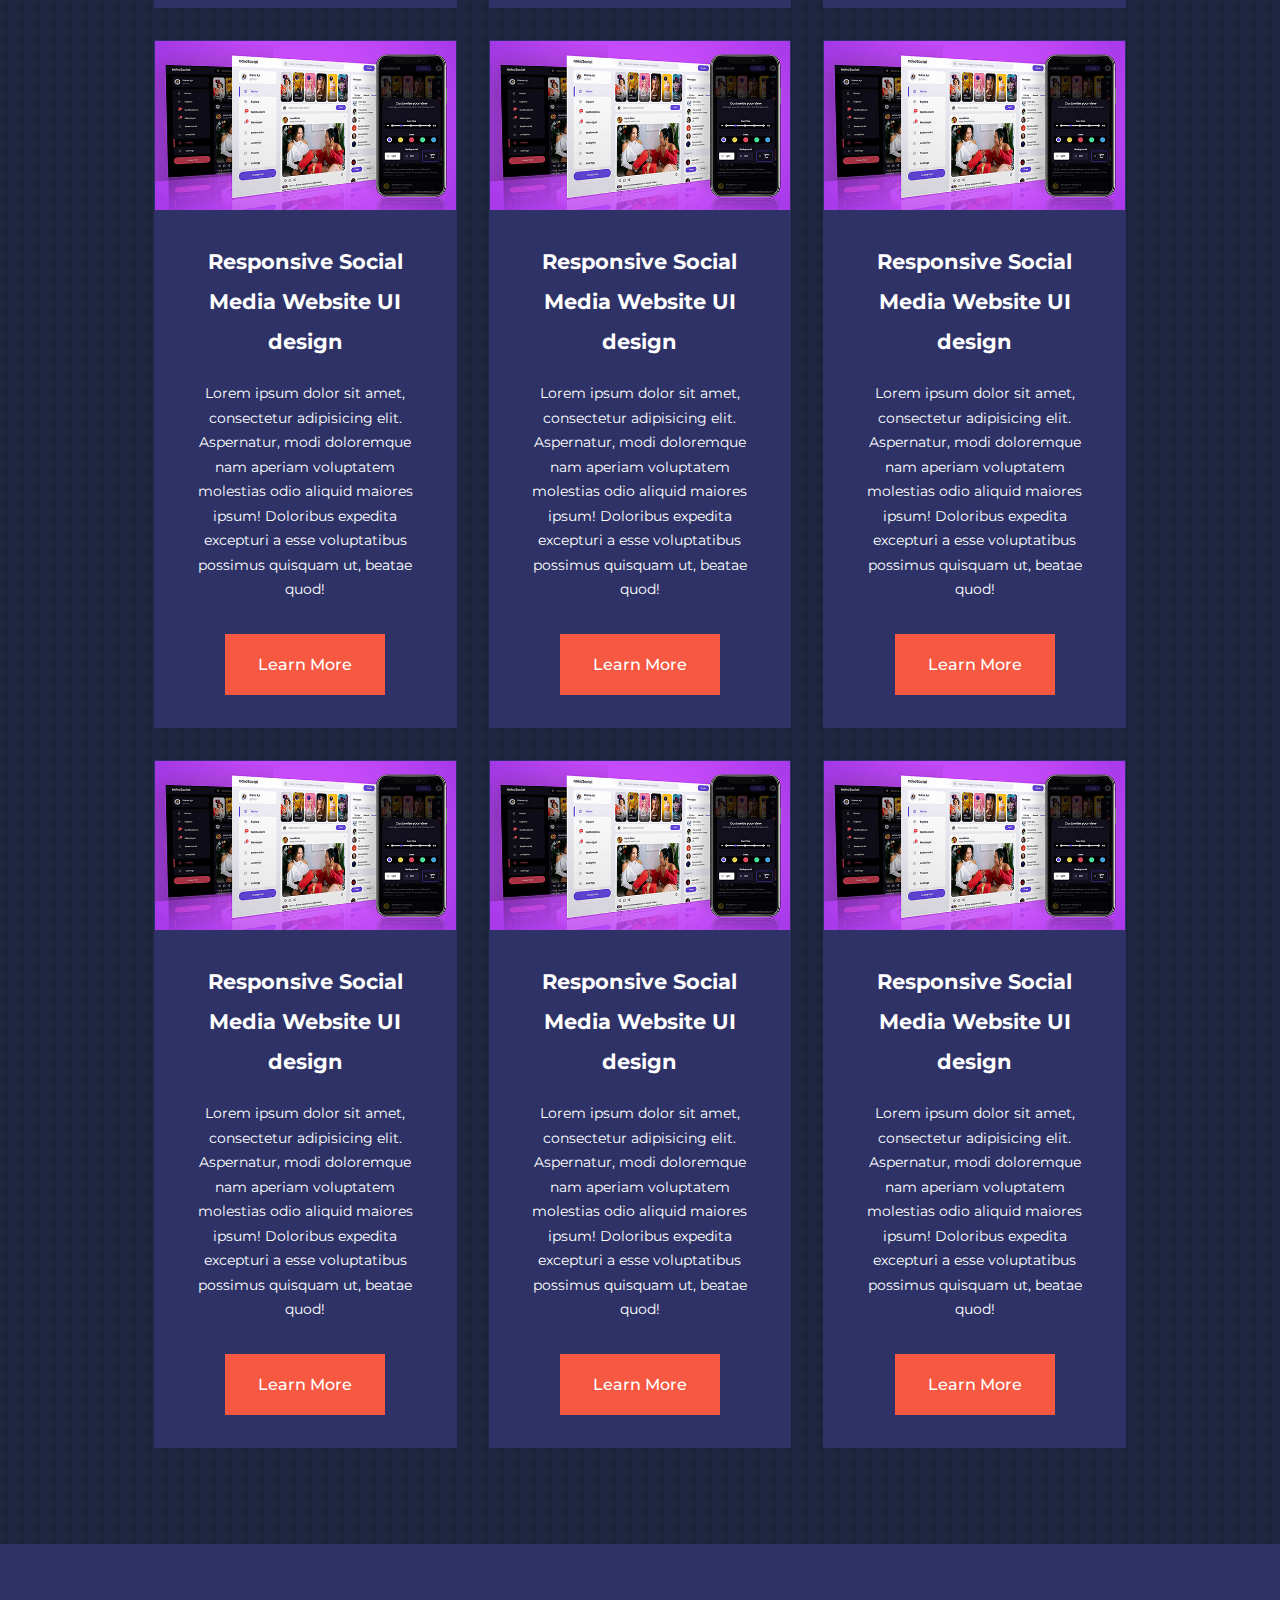
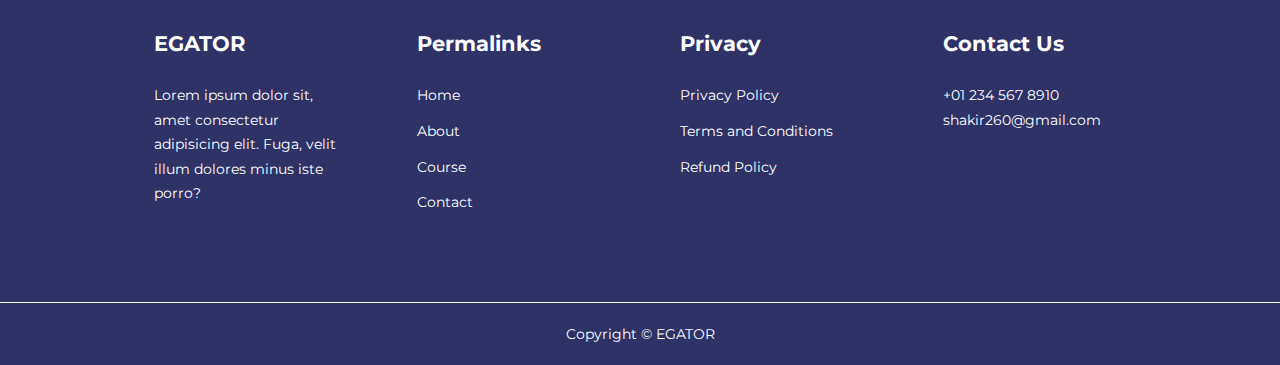
<file: courses.html>
<!DOCTYPE html>
<html lang="en">

<head>
    <meta charset="UTF-8" />
    <meta http-equiv="X-UA-Compatible" content="IE=edge" />
    <meta name="viewport" content="width=device-width, initial-scale=1.0" />
    <title>Courses</title>
    <!--LINK CSS-->
    <link rel="stylesheet" href="./css/style.css" />
    <!---ICONCOUT CDN-->
    <link rel="stylesheet" href="https://unicons.iconscout.com/release/v4.0.8/css/line.css" />
    <!-- GOOGLE FONT (MONTSERRAT)-->
    <link rel="preconnect" href="https://fonts.googleapis.com" />
    <link rel="preconnect" href="https://fonts.gstatic.com" crossorigin />
    <link href="https://fonts.googleapis.com/css2?family=DM+Sans&family=Montserrat:wght@300;400;500;600;700;800;900&display=swap" rel="stylesheet" />
    <style>
        body {
            background-image: url(./images/bg-texture.png);
        }
    </style>
</head>

<body>
    <!-- START NAVBAR -->
    <nav>
        <div class="container nav__container">
            <a href="index.html">
                <h4>EGATOR</h4>
            </a>
            <ul class="nav__menu">
                <li>
                    <a href="index.html">Home</a>
                </li>
                <li>
                    <a href="about.html">About</a>
                </li>
                <li>
                    <a href="courses.html">Course</a>
                </li>
                <li>
                    <a href="contact.html">Contact</a>
                </li>
            </ul>
            <button id="open-menu-btn"><i class="uil uil-bars"></i></button>
            <button id="close-menu-btn"><i class="uil uil-multiply"></i></button>
        </div>
    </nav>
    <!--END NAVBAR-->
    <section class="courses">
        <h2>Our popular Courses</h2>
        <div class="container courses__container">
            <article class="course">
                <div class="course__image">
                    <img src="./images/course1.jpg" alt="" />
                </div>
                <div class="course__info">
                    <h4>Responsive Social Media Website UI design</h4>
                    <p>
                        Lorem ipsum dolor sit amet, consectetur adipisicing elit. Aspernatur, modi doloremque nam aperiam voluptatem molestias odio aliquid maiores ipsum! Doloribus expedita excepturi a esse voluptatibus possimus quisquam ut, beatae quod!
                    </p>
                    <a href="courses.html" class="btn btn-primary">Learn More</a>
                </div>
            </article>

            <article class="course">
                <div class="course__image">
                    <img src="./images/course1.jpg" alt="" />
                </div>
                <div class="course__info">
                    <h4>Responsive Social Media Website UI design</h4>
                    <p>
                        Lorem ipsum dolor sit amet, consectetur adipisicing elit. Aspernatur, modi doloremque nam aperiam voluptatem molestias odio aliquid maiores ipsum! Doloribus expedita excepturi a esse voluptatibus possimus quisquam ut, beatae quod!
                    </p>
                    <a href="courses.html" class="btn btn-primary">Learn More</a>
                </div>
            </article>

            <article class="course">
                <div class="course__image">
                    <img src="./images/course1.jpg" alt="" />
                </div>
                <div class="course__info">
                    <h4>Responsive Social Media Website UI design</h4>
                    <p>
                        Lorem ipsum dolor sit amet, consectetur adipisicing elit. Aspernatur, modi doloremque nam aperiam voluptatem molestias odio aliquid maiores ipsum! Doloribus expedita excepturi a esse voluptatibus possimus quisquam ut, beatae quod!
                    </p>
                    <a href="courses.html" class="btn btn-primary">Learn More</a>
                </div>
            </article>

            <article class="course">
                <div class="course__image">
                    <img src="./images/course1.jpg" alt="" />
                </div>
                <div class="course__info">
                    <h4>Responsive Social Media Website UI design</h4>
                    <p>
                        Lorem ipsum dolor sit amet, consectetur adipisicing elit. Aspernatur, modi doloremque nam aperiam voluptatem molestias odio aliquid maiores ipsum! Doloribus expedita excepturi a esse voluptatibus possimus quisquam ut, beatae quod!
                    </p>
                    <a href="courses.html" class="btn btn-primary">Learn More</a>
                </div>
            </article>

            <article class="course">
                <div class="course__image">
                    <img src="./images/course1.jpg" alt="" />
                </div>
                <div class="course__info">
                    <h4>Responsive Social Media Website UI design</h4>
                    <p>
                        Lorem ipsum dolor sit amet, consectetur adipisicing elit. Aspernatur, modi doloremque nam aperiam voluptatem molestias odio aliquid maiores ipsum! Doloribus expedita excepturi a esse voluptatibus possimus quisquam ut, beatae quod!
                    </p>
                    <a href="courses.html" class="btn btn-primary">Learn More</a>
                </div>
            </article>

            <article class="course">
                <div class="course__image">
                    <img src="./images/course1.jpg" alt="" />
                </div>
                <div class="course__info">
                    <h4>Responsive Social Media Website UI design</h4>
                    <p>
                        Lorem ipsum dolor sit amet, consectetur adipisicing elit. Aspernatur, modi doloremque nam aperiam voluptatem molestias odio aliquid maiores ipsum! Doloribus expedita excepturi a esse voluptatibus possimus quisquam ut, beatae quod!
                    </p>
                    <a href="courses.html" class="btn btn-primary">Learn More</a>
                </div>
            </article>

            <article class="course">
                <div class="course__image">
                    <img src="./images/course1.jpg" alt="" />
                </div>
                <div class="course__info">
                    <h4>Responsive Social Media Website UI design</h4>
                    <p>
                        Lorem ipsum dolor sit amet, consectetur adipisicing elit. Aspernatur, modi doloremque nam aperiam voluptatem molestias odio aliquid maiores ipsum! Doloribus expedita excepturi a esse voluptatibus possimus quisquam ut, beatae quod!
                    </p>
                    <a href="courses.html" class="btn btn-primary">Learn More</a>
                </div>
            </article>

            <article class="course">
                <div class="course__image">
                    <img src="./images/course1.jpg" alt="" />
                </div>
                <div class="course__info">
                    <h4>Responsive Social Media Website UI design</h4>
                    <p>
                        Lorem ipsum dolor sit amet, consectetur adipisicing elit. Aspernatur, modi doloremque nam aperiam voluptatem molestias odio aliquid maiores ipsum! Doloribus expedita excepturi a esse voluptatibus possimus quisquam ut, beatae quod!
                    </p>
                    <a href="courses.html" class="btn btn-primary">Learn More</a>
                </div>
            </article>

            <article class="course">
                <div class="course__image">
                    <img src="./images/course1.jpg" alt="" />
                </div>
                <div class="course__info">
                    <h4>Responsive Social Media Website UI design</h4>
                    <p>
                        Lorem ipsum dolor sit amet, consectetur adipisicing elit. Aspernatur, modi doloremque nam aperiam voluptatem molestias odio aliquid maiores ipsum! Doloribus expedita excepturi a esse voluptatibus possimus quisquam ut, beatae quod!
                    </p>
                    <a href="courses.html" class="btn btn-primary">Learn More</a>
                </div>
            </article>

            <article class="course">
                <div class="course__image">
                    <img src="./images/course1.jpg" alt="" />
                </div>
                <div class="course__info">
                    <h4>Responsive Social Media Website UI design</h4>
                    <p>
                        Lorem ipsum dolor sit amet, consectetur adipisicing elit. Aspernatur, modi doloremque nam aperiam voluptatem molestias odio aliquid maiores ipsum! Doloribus expedita excepturi a esse voluptatibus possimus quisquam ut, beatae quod!
                    </p>
                    <a href="courses.html" class="btn btn-primary">Learn More</a>
                </div>
            </article>

            <article class="course">
                <div class="course__image">
                    <img src="./images/course1.jpg" alt="" />
                </div>
                <div class="course__info">
                    <h4>Responsive Social Media Website UI design</h4>
                    <p>
                        Lorem ipsum dolor sit amet, consectetur adipisicing elit. Aspernatur, modi doloremque nam aperiam voluptatem molestias odio aliquid maiores ipsum! Doloribus expedita excepturi a esse voluptatibus possimus quisquam ut, beatae quod!
                    </p>
                    <a href="courses.html" class="btn btn-primary">Learn More</a>
                </div>
            </article>

            <article class="course">
                <div class="course__image">
                    <img src="./images/course1.jpg" alt="" />
                </div>
                <div class="course__info">
                    <h4>Responsive Social Media Website UI design</h4>
                    <p>
                        Lorem ipsum dolor sit amet, consectetur adipisicing elit. Aspernatur, modi doloremque nam aperiam voluptatem molestias odio aliquid maiores ipsum! Doloribus expedita excepturi a esse voluptatibus possimus quisquam ut, beatae quod!
                    </p>
                    <a href="courses.html" class="btn btn-primary">Learn More</a>
                </div>
            </article>
        </div>
    </section>
    <!--FOOTER-->
    <footer class="footer">
        <div class="container footer__container">
            <div class="footer__1">
                <a href="index.html" class="footer__logo">
                    <h4>EGATOR</h4>
                </a>
                <p>
                    Lorem ipsum dolor sit, amet consectetur adipisicing elit. Fuga, velit illum dolores minus iste porro?
                </p>
            </div>

            <div class="footer__2">
                <h4>Permalinks</h4>
                <ul class="permalinks">
                    <li>
                        <a href="index.html">Home</a>
                    </li>
                    <li>
                        <a href="about.html">About</a>
                    </li>
                    <li>
                        <a href="coures.html">Course</a>
                    </li>
                    <li>
                        <a href="contact.html">Contact</a>
                    </li>
                </ul>
            </div>

            <div class="footer__3">
                <h4>Privacy</h4>
                <ul class="privacy">
                    <li>
                        <a href="#">Privacy Policy</a>
                    </li>
                    <li>
                        <a href="#">Terms and Conditions</a>
                    </li>
                    <li>
                        <a href="#">Refund Policy</a>
                    </li>
                </ul>
            </div>

            <div class="footer__4">
                <h4>Contact Us</h4>
                <div>
                    <p>+01 234 567 8910</p>
                    <p>shakir260@gmail.com</p>
                </div>

                <ul class="footer__socials">
                    <li>
                        <a href="#"><i class="uil uil-facebook-f"></i></a>
                    </li>
                    <li>
                        <a href="#"><i class="uil uil-instagram-alt"></i></a>
                    </li>
                    <li>
                        <a href="#"><i class="uil uil-twitter"></i></a>
                    </li>
                    <li>
                        <a href="#"><i class="uil uil-linkedin-alt"></i></a>
                    </li>
                </ul>
            </div>
        </div>
        <div class="footer__copyright">
            Copyright &copy; EGATOR<small></small>
        </div>
    </footer>
    <!--LINK SCRIPT-->
    <script src="./main.js"></script>
</body>

</html>
</file>
<file: css/style.css>
* {
  margin: 0;
  padding: 0;
  border: 0;
  outline: 0;
  text-decoration: none;
  list-style: none;
  box-sizing: border-box;
}

:root {
  --color-primary: #6c63ff;
  --color-success: #00bf8e;
  --color-warning: #f7c94b;
  --color-danger: #f75842;
  --color-danger-veriant: rgba(247, 88, 66, 0.4);
  --color-white: #fff;
  --color-light: rgba(255, 255, 255, 0.7);
  --color-black: #000;
  --color-bg: #1f2641;
  --color-bg1: #2e3267;
  --color-bg2: #424890;
  --container-width-lg: 76%;
  --container-width-md: 90%;
  --container-width-sm: 94%;
  --transition: all 400ms ease;
}

body {
  font-family: "Montserrat", sans-serif;
  line-height: 1.7;
  color: var(--color-white);
  background: var(--color-bg);
}

.container {
  width: var(--container-width-lg);
  margin: 0 auto;
}

section {
  padding: 6rem 0;
}

section h2 {
  text-align: center;
  margin-bottom: 4rem;
}

h1,
h2,
h3,
h4,
h5 {
  line-height: 2.5rem;
}

h1 {
  font-size: 2.4rem;
}

h2 {
  font-size: 2rem;
}

h3 {
  font-size: 1.6rem;
}

h4 {
  font-size: 1.3rem;
}

a {
  color: var(--color-white);
}

img {
  width: 100%;
  display: block;
  object-fit: cover;
}

.btn {
  display: inline-block;
  background: var(--color-white);
  color: var(--color-black);
  padding: 1rem 2rem;
  border: 1px solid transparent;
  font-weight: 500;
  transition: var(--transition);
}

.btn:hover {
  background: transparent;
  color: var(--color-white);
  border-color: var(--color-white);
}

.btn-primary {
  background: var(--color-danger);
  color: var(--color-white);
}

/*------------------NAVBAR-----------------*/

nav {
  width: 100vw;
  height: 80px;
  position: fixed;
  top: 0;
  z-index: 11;
}

/* change  navbar tyles on scroll using javascript*/

.window-scroll {
  background: var(--color-primary);
  box-shadow: 0 1rem 2rem rba(0, 0, 0, 0.2);
}

.nav__container {
  height: 100%;
  display: flex;
  justify-content: space-between;
  align-items: center;
}

nav button {
  display: none;
}

.nav__menu {
  display: flex;
  align-items: center;
  gap: 4rem;
}

.nav__menu a {
  font-size: 0.9rem;
  transition: var(--transition);
}

.nav__menu a:hover {
  color: var(--color-bg2);
}

/*--------------HEDER--------------*/

header {
  position: relative;
  top: 5rem;
  overflow: hidden;
  height: 70vh;
  margin-bottom: 5rem;
}

.header__container {
  display: grid;
  grid-template-columns: 1fr 1fr;
  align-items: center;
  gap: 5rem;
  height: 100%;
}

.header__container {
  display: grid;
  grid-template-columns: 1fr 1fr;
  align-items: center;
  gap: 5rem;
  height: 100%;
}

.header__leftp {
  margin: 1rem 0 2.4rem;
}

/*--------------CATEGORIES---------------*/

.categories {
  background: var(--color-bg1);
  height: 40rem;
}

.categories h1 {
  line-height: 1;
  margin-bottom: 3rem;
}

.categories__container {
  display: grid;
  grid-template-columns: 40% 60%;
  /* gap: 4rem; */
}

.categories__left {
  margin-right: 4rem;
}

.categories__left p {
  margin: 1rem 0 3rem;
}

.categories__right {
  display: grid;
  grid-template-columns: repeat(3, 1fr);
  gap: 1.2rem;
}

.category {
  background: var(--color-bg2);
  padding: 2rem;
  border-radius: 2rem;
  transition: var(--transition);
}

.category:nth-child(2) .category__icon {
  background: var(--color-danger);
}

.category:nth-child(3) .category__icon {
  background: var(--color-success);
}

.category:nth-child(4) .category__icon {
  background: var(--color-warning);
}

.category:nth-child(5) .category__icon {
  background: var(--color-success);
}

.categories__right {
  margin-left: 2rem;
}

.category:hover {
  box-shadow: 0 3rem 3rem rgba(0, 0, 0, 0.3);
  z-index: 1;
}

.category__icon {
  background: var(--color-primary);
  padding: 1rem;
  border-radius: 0.9rem;
}

.category h5 {
  margin: 2rem 0 1rem;
}

.category p {
  font-size: 0.85rem;
}

/*--------------POPULAR COURSES---------------*/

.courses__container {
  display: grid;
  grid-template-columns: repeat(3, 1fr);
  gap: 2rem;
}

.course {
  background: var(--color-bg1);
  text-align: center;
  border: 1px solid transparent;
  transition: var(--transition);
}

.course__info {
  padding: 2rem;
  border-color: var(--color-primary);
}

.course:hover {
  background: transparent;
  border-color: var(--color-primary);
}

.course__info p {
  margin: 1.2rem 0 2rem;
  font-size: 0.9rem;
}

/*---------------FAQS----------------**/

.faqs {
  background: var(--color-bg1);
  box-shadow: inset 0 0 3rem rgba(0, 0, 0, 0.5);
}

.faqs__container {
  display: grid;
  grid-template-columns: 1fr 1fr;
  gap: 1rem;
}

.faq {
  padding: 2rem;
  display: flex;
  align-items: center;
  gap: 1.4rem;
  height: fit-content;
  background: var(--color-primary);
  cursor: pointer;
}

.faq h4 {
  font-size: 1rem;
  line-height: 2.2;
}

.faq__icon {
  align-self: flex-start;
  font-size: 1.2rem;
}

.faq p {
  margin-top: 0.8rem;
  display: none;
}

.faq.open p {
  display: block;
}

.testimonials__container {
  overflow-x: hidden;
  position: relative;
  margin-bottom: 5rem;
}

.testimonials {
  padding-top: 2rem;
}

.avatar {
  width: 6rem;
  height: 6rem;
  border-radius: 50%;
  overflow: hidden;
  margin: 0 auto 1rem;
  border: 1rem solid var(--color-bg1);
}

.testimonial__info {
  text-align: center;
}

.testimonial__body {
  background: var(--color-primary);
  padding: 2rem;
  margin-top: 3rem;
}

.testimonial__body::before {
  content: "";
  display: block;
  background: linear-gradient(
    -45deg,
    transparent,
    var(--color-primary),
    var(--color-primary),
    var(--color-primary)
  );
  width: 3rem;
  height: 3rem;
  position: absolute;
  left: 50%;
  top: -1.5rem;
  transform: rotate(45deg);
}

/*----------------FOOTER------------------*/

footer {
  background: var(--color-bg1);
  padding-top: 5rem;
  font-size: 0.9rem;
}

.footer__container {
  display: grid;
  grid-template-columns: repeat(4, 1fr);
  gap: 5rem;
}

.footer__container > div h4 {
  margin-bottom: 1.2rem;
}

.footer__1 p {
  margin: 0 0 2rem;
}

footer ul li {
  margin-bottom: 0.7rem;
}

footer ul li a:hover {
  text-decoration: underline;
}

.footer__socials {
  display: flex;
  gap: 1rem;
  font-size: 1.2rem;
  margin-top: 2rem;
}

.footer__copyright {
  text-align: center;
  margin-top: 4rem;
  padding: 1.2rem 0;
  border-top: 1px solid#fff;
}

/*------------------MEDIA QUERIES(TABLETS)------------------*/

<<<<<<< HEAD
@media screen and (max-width: 1024px) {
=======
@media screen and(max-width:1024px) {
>>>>>>> b49843b0d0be97c5b39c22bf07b718469208ddb1
  .container {
    width: var(--container-width-md);
  }
  h1 {
    font-size: 2.2rem;
  }
  h2 {
    font-size: 1.7rem;
  }
  h3 {
    font-size: 1.4rem;
  }
  h4 {
    font-size: 1.2rem;
  }
  /*------------------NAVBAR-------------------*/
  nav button {
    display: inline-block;
    background: transparent;
    font-size: 1.8rem;
    color: var(--color-white);
    cursor: pointer;
  }
  nav button#close-menu-btn {
    display: none;
  }
  .nav__menu {
    position: fixed;
    top: 5rem;
    right: 5%;
    height: fit-content;
    width: 18rem;
    flex-direction: column;
    gap: 0;
    display: none;
  }
  .nav__menu li {
    width: 100%;
    height: 5.8rem;
<<<<<<< HEAD
    animation: animateNavItems 300ms linear forwards;
    transform-origin: top right;
    opacity: 0;
  }
  .nav__menu li:nth-child(2) {
    animation-delay: 100ms;
  }
  .nav__menu li:nth-child(3) {
    animation-delay: 200ms;
  }
  .nav__menu li:nth-child(4) {
    animation-delay: 300ms;
  }
  @keyframes animateNavItems {
    0% {
      transform: rotateZ(-90deg) rotateX(90deg) scale(0.1);
    }
    100% {
      transform: rotateZ(0) rotateX(0) scale(1);
      opacity: 1;
    }
=======
>>>>>>> b49843b0d0be97c5b39c22bf07b718469208ddb1
  }
  .nav__menu li a {
    background: var(--color-primary);
    box-shadow: -4rem 6rem 10rem rgba(0, 0, 0, 0.6);
    width: 100%;
    height: 100%;
    display: grid;
    place-items: center;
  }
  .nav__menu li a:hover {
    background: var(--color-bg2);
    color: var(--color-white);
  }
<<<<<<< HEAD
  /*---------------HEADER---------------*/
  header {
    height: 52vh;
    margin-bottom: 4rem;
  }
  .header__container {
    gap: 0;
    padding-bottom: 3rem;
  }
  /*---------------CATEGORIES---------------*/
  .categories {
    height: auto;
  }
  .categories__container {
    grid-template-columns: 1fr;
    gap: 3rem;
  }
  .categories__left {
    margin-right: 0;
  }
  /*-----------------POPULAR COURSE------------------*/
  .courses {
    margin-top: 0;
  }
  .courses__container {
    grid-template-columns: 1fr 1fr;
  }
  /*-----------------FAQS-------------------*/
  .faqs__container {
    grid-template-columns: 1fr;
  }
  .faq {
    padding: 1.5rem;
  }
  /*-------------------FOOTER-----------------*/
  .footer__container {
    grid-template-columns: 1fr 1fr;
  }
}

@media screen and (max-width: 600px) {
  .container {
    width: var(--container-width-sm);
  }
  /*----------------NAVBAR-----------------*/
  .nav__menu {
    right: 3%;
  }
  /*----------------HEADER----------------------*/
  header {
    height: 100vh;
  }
  .header__container {
    grid-template-columns: 1fr;
    text-align: center;
    margin-top: 0;
  }
  .header__left p {
    margin-bottom: 1.3rem;
  }
  /*---------------CATEGORIES----------------*/
  .categories__right {
    grid-template-columns: 1fr 1fr;
    gap: 0.7rem;
  }
  .category {
    padding: 1rem;
    border-radius: 1rem;
  }
  .category__icon {
    margin-top: 4px;
    display: inline-block;
  }
  /*---------------POPULAR COURSES-----------------*/
  .courses__container {
    grid-template-columns: 1fr;
  }
  /*------------------TESTIMONIALS-----------------*/
  .testimonial__body {
    padding: 1.2rem;
  }
  /*----------------FOOTER-----------------*/
  .footer__container {
    grid-template-columns: 1fr;
    text-align: center;
    gap: 2rem;
  }
  .footer__1 p {
    margin: 1rem auto;
  }
  .footer__socials {
    justify-content: center;
  }
=======
>>>>>>> b49843b0d0be97c5b39c22bf07b718469208ddb1
}
</file>
<file: css/courses.css>
.courses {
  margin-top: 1rem;
}
</file>
<file: css/about.css>
/*--------------ACHIEVEMNETS-----------------*/

.about__achievements {
  margin-top: 3rem;
}

.about__achievements-container {
  display: grid;
  grid-template-columns: 40% 60%;
  gap: 5rem;
}

.about__achievemnets-right > p {
  margin: 1.6rem 0 2.5rem;
}

.achievements__cards {
  display: grid;
  grid-template-columns: repeat(3, 1fr);
  gap: 1.5rem;
}

.achievement__card {
  background: var(--color-bg1);
  padding: 1.6rem;
  border-radius: 1rem;
  text-align: center;
  transition: var(--transition);
}

.achievement__card:hover {
  background: var(--color-bg2);
  box-shadow: 0 3rem 3rem rgba(0, 0, 0, 0.3);
}

.achievement__icon {
  background: var(--color-danger);
  padding: 0.6rem;
  border-radius: 1rem;
  display: inline-block;
  margin-bottom: 2rem;
  font-size: 2rem;
}

.achievemnts__card:nth-child(2) .achievement__icon {
  background: var(--color-success);
}

.achievement__card:nth-child(3) .achievement__icon {
  background: var(--color-primary);
}

.achievement__card p {
  margin-top: 1rem;
}

/*--------------TEAM-----------------*/

.team {
  background: var(--color-bg1);
  box-shadow: inset 0 0 3rem rgba(0, 0, 0, 0.5);
}

.team__container {
  display: grid;
  grid-template-columns: repeat(4, 1fr);
  gap: 2rem;
}

.team__member {
  background: var(--color-bg2);
  padding: 2rem;
  border: 1px solid transparent;
  transition: var(--transition);
  position: relative;
  overflow: hidden;
}

.team__member:hover .team__member-socials {
  right: 0;
}

.team__member:hover {
  background: transparent;
  border-color: var(--color-primary);
}

.team__member-image img {
  filter: saturate(0);
}

.team__member:hover img {
  filter: saturate(1);
}

.team__member-info * {
  text-align: center;
  margin-top: 1.4rem;
}

.team__member-info p {
  color: var(--color-light);
}

.team__member-socials {
  position: absolute;
  top: 50%;
  right: -100%;
  display: flex;
  flex-direction: column;
  background: var(--color-primary);
  border-radius: 1rem 0 0 1rem;
  transform: translateY(-50%);
  transition: var(--transition);
  box-shadow: -2rem0 2rem rgba(0, 0, 0, 0.3);
}

.team__member-socials a {
  padding: 1rem;
}

/*----------------MEDIA QUERIES(Tablet)----------------------*/

@media screen and (max-width: 1024px) {
  .about__achievements {
    margin-top: 2rem;
  }
  .about__achievements-container {
    grid-template-columns: 1fr;
    gap: 4fr;
  }
  .about__achievements-left {
    width: 80%;
    margin: 0 auto;
  }
  .team__container {
    grid-template-columns: repeat(3, 1fr);
    gap: 1.5rem;
  }
  .team__container {
    padding: 1rem;
  }
}

/*-----------------MEDIA QUERIES(TABLETS)--------------------*/

@media screen and (max-width: 600px) {
  .achievements__cards {
    grid-template-columns: 1fr 1fr;
    gap: 0.7rem;
  }
  .team__container {
    grid-template-columns: 1fr 1fr;
    gap: 0.7rem;
  }
  .team__member {
    padding: 0;
  }
  .team__member p {
    margin-bottom: 1.5rem;
  }
}
</file>
<file: css/contact.css>
.contact__container {
  background: var(--color-bg1);
  padding: 4rem;
  display: grid;
  grid-template-columns: 40% 60%;
  gap: 4rem;
  height: 30rem;
  margin: 7rem auto;
  border-radius: 1rem;
}

/*-----------------ASIDE-----------------*/

.contact__aside {
  background: var(--color-primary);
  padding: 3rem;
  border-radius: 1rem;
  position: relative;
  bottom: 10rem;
}

.aside__image {
  width: 12rem;
  margin-bottom: 2rem;
}

.contact__aside h2 {
  text-align: left;
  margin-bottom: 1rem;
}

.contact__aside p {
  font-size: 0.9rem;
  margin-bottom: 2rem;
}

.contact__details li {
  display: flex;
  gap: 1rem;
  align-items: center;
  margin-bottom: 1rem;
}

.contact__socials {
  display: flex;
  gap: 0;
  margin-top: 3rem;
}

.contact__socials a {
  background: var(--color-bg2);
  padding: 0.5rem;
  border-radius: 50%;
  font-size: 0.9rem;
  transition: var(--transition);
}

.contact__socials a:hover {
  background: transparent;
}

/*------------FORM----------------*/

.contact__form {
  display: flex;
  flex-direction: column;
  gap: 1.2rem;
  margin-right: 4rem;
}

.form__name {
  display: flex;
  gap: 1.2rem;
}

.contact__form input[type="text"] {
  width: 50%;
}

input,
textarea {
  width: 100%;
  padding: 1rem;
  background: var(--color-bg);
  color: var(--color-white);
}

.contact__form .btn {
  width: max-content;
  margin-top: 1rem;
  cursor: pointer;
}

/*----------------MEDIA QUEIES(TABLET)-----------------*/

@media screen and (max-width: 1024px) {
  .contact {
    padding-bottom: 0;
  }
  .contact__container {
    gap: 1.5rem;
    margin-top: 3rem;
    height: auto;
    padding: 1.5rem;
  }
  .contact__aside {
    width: auto;
    padding: 1.5rem;
    bottom: 0;
  }
  .contact__form {
    align-self: center;
    margin-right: 1.5rem;
  }
}

/*----------------MEDIA QUEIES(PHONE)-----------------*/

@media screen and (max-width: 600px) {
  .contact__container {
    grid-template-columns: 1fr;
    gap: 3rem;
    padding: 0;
    margin-top: 0;
  }
  .contact__form {
    margin: 0 1.5rem 3rem;
  }
  .form__name {
    flex-direction: column;
  }
  .form__name input[type="text"] {
    width: 100%;
  }
}
</file>
